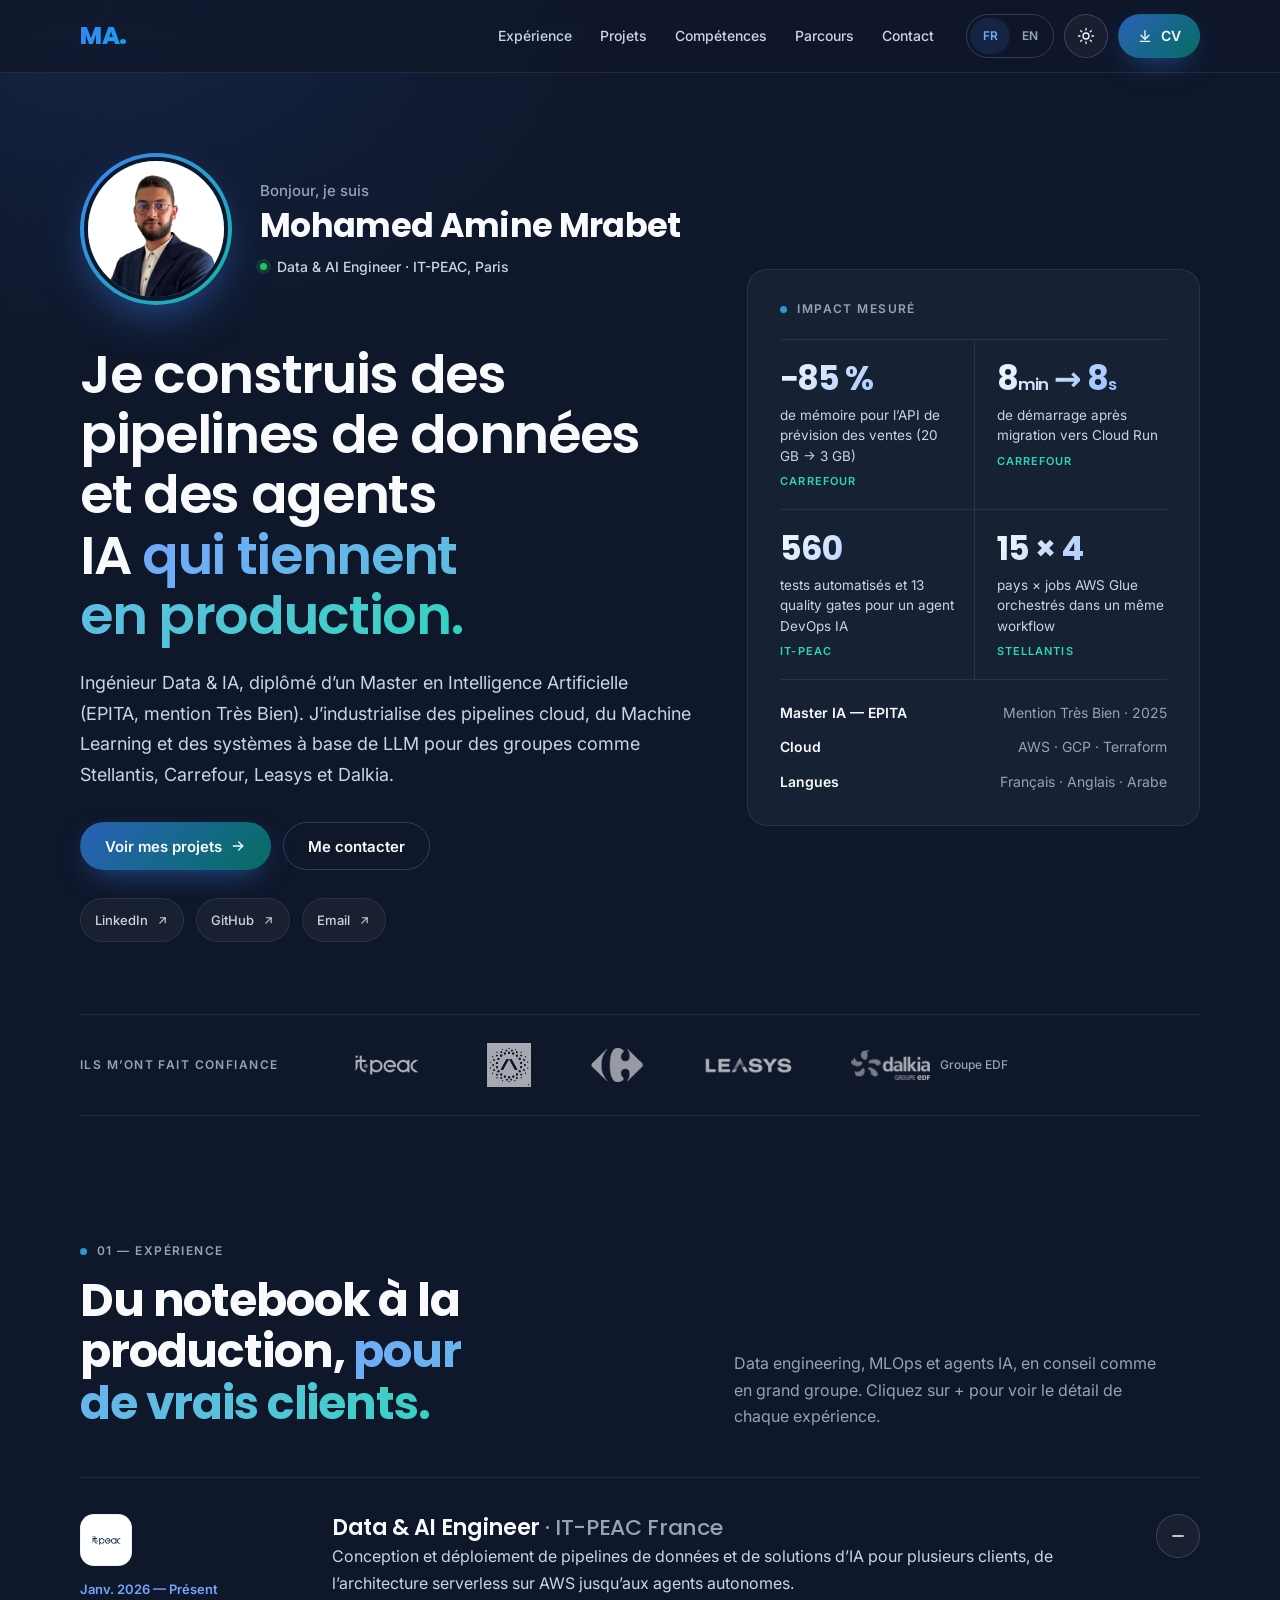
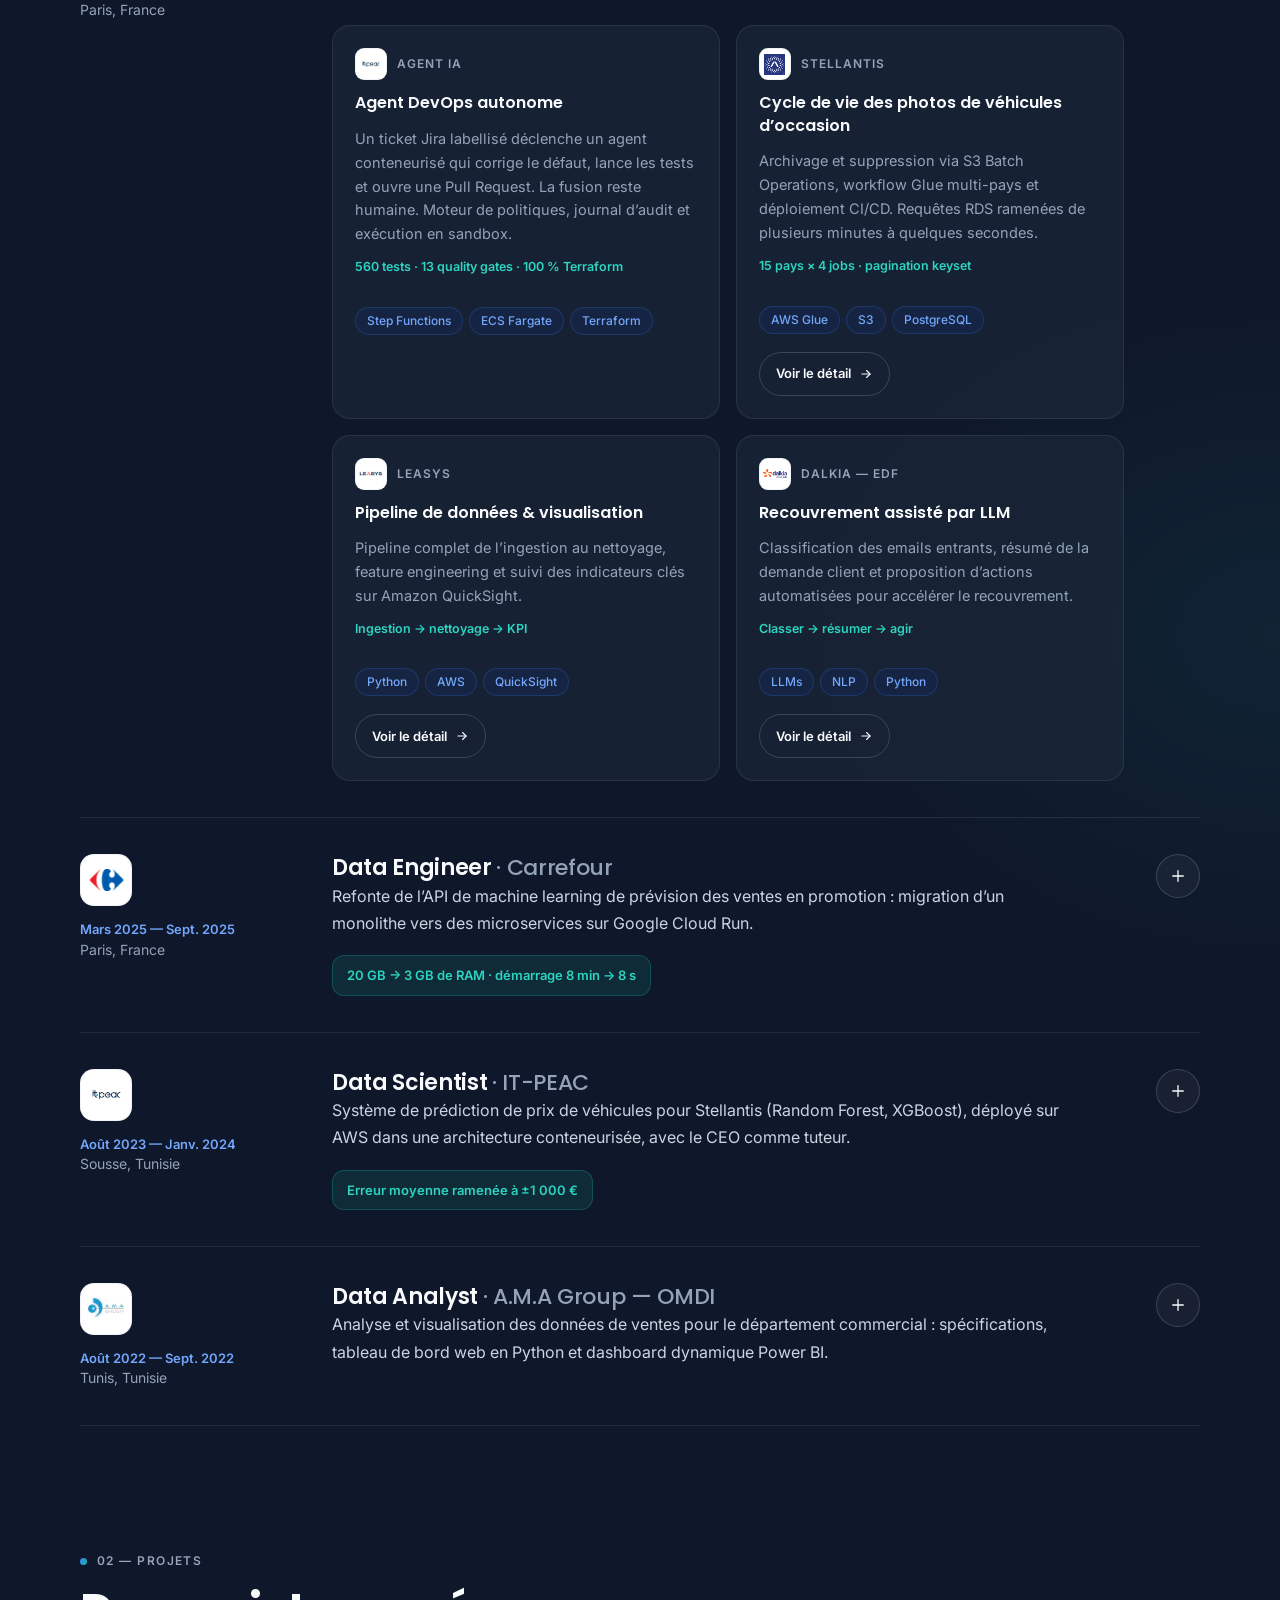
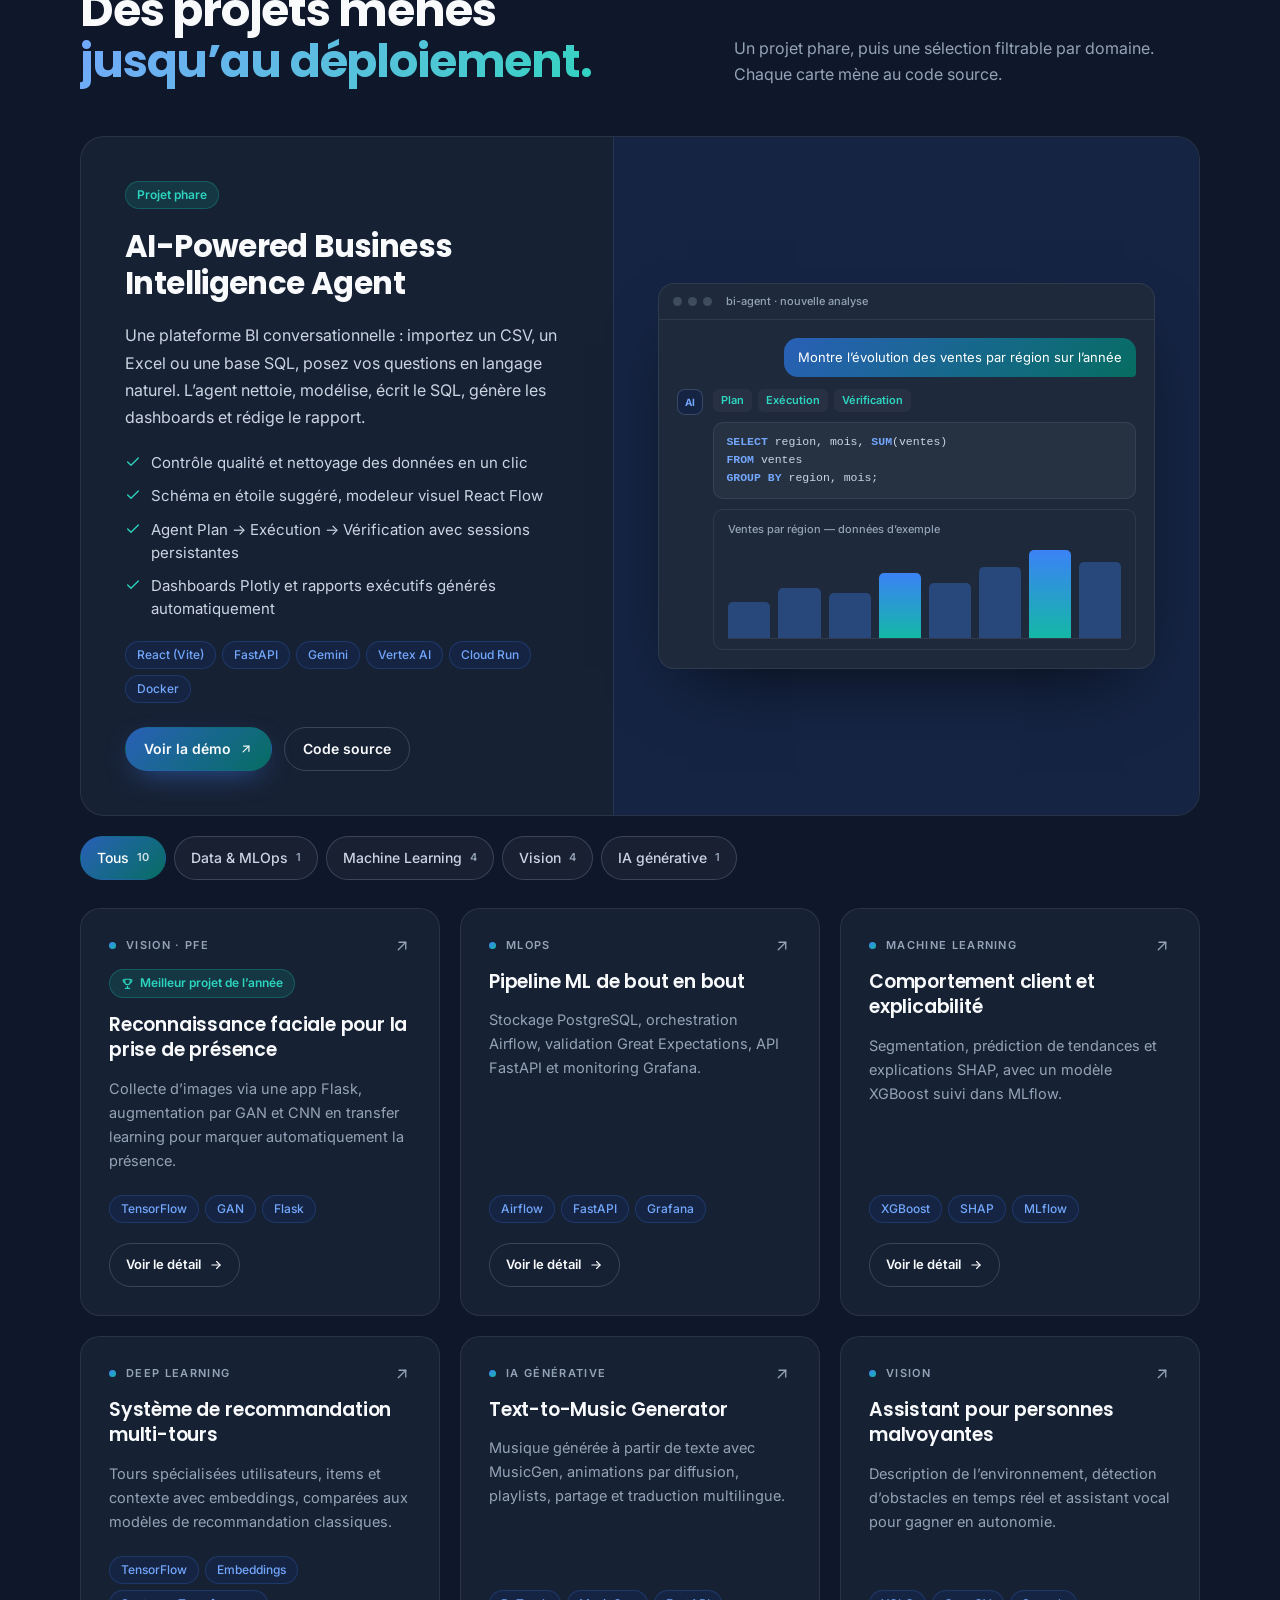
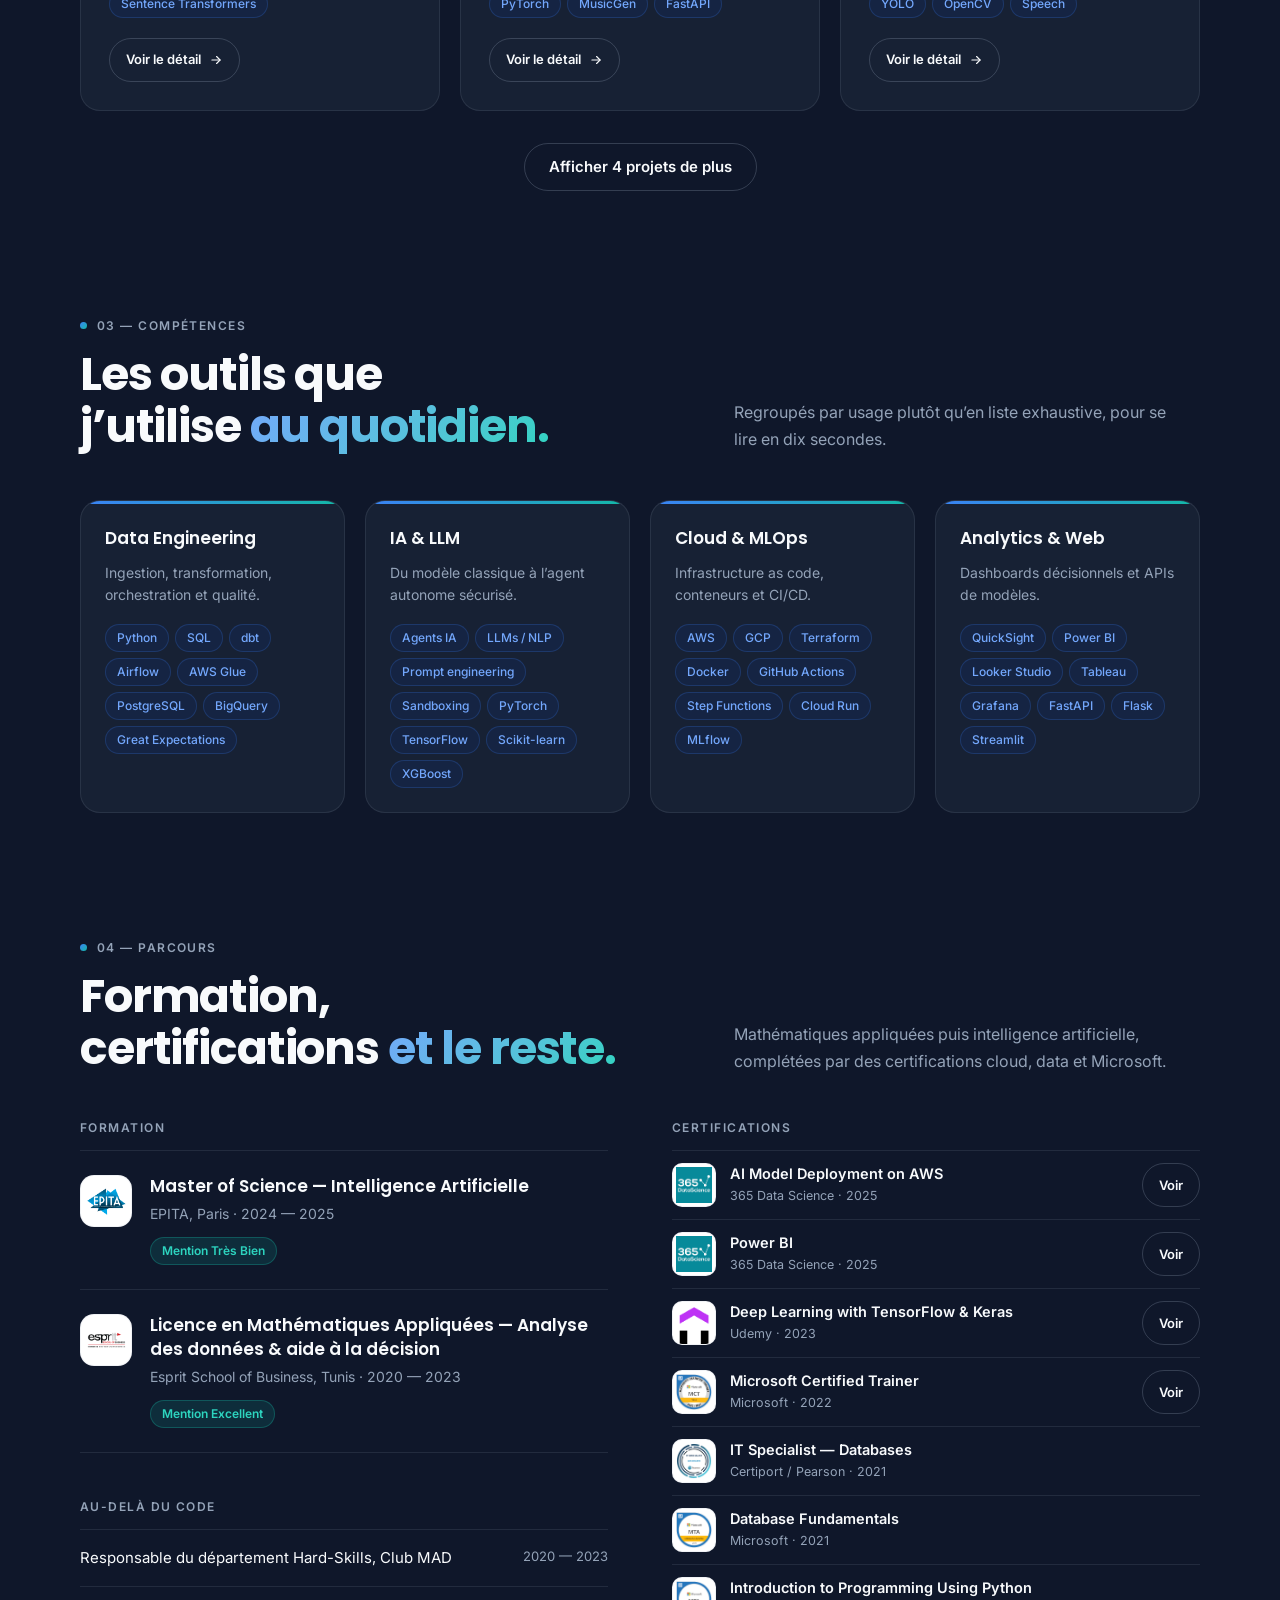
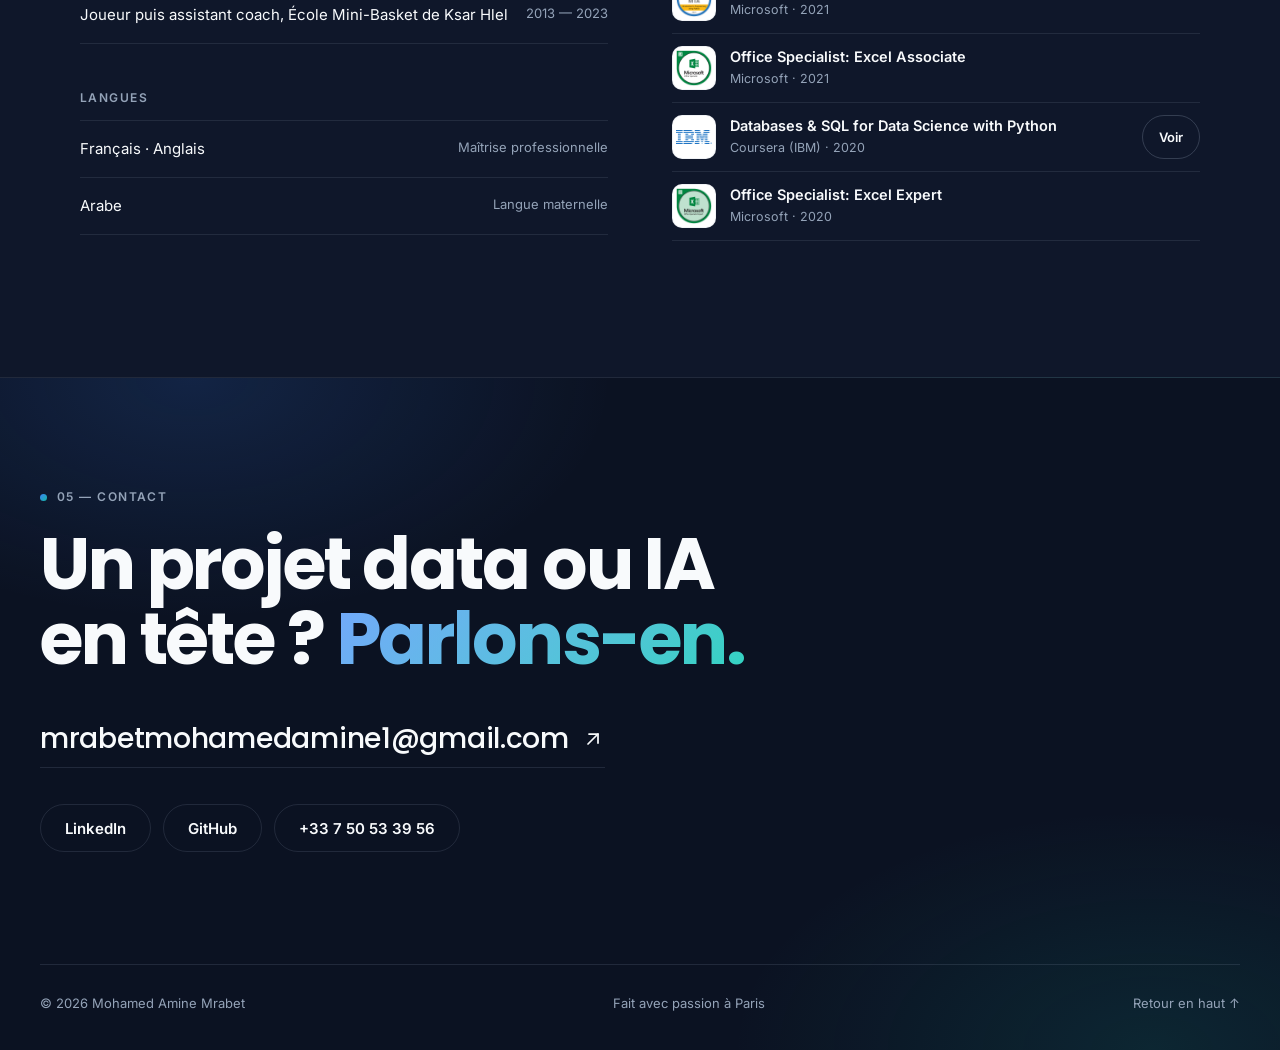
<file: index.html>
<!doctype html>
<html lang="fr">
<head>
<meta charset="utf-8">
<meta name="viewport" content="width=device-width, initial-scale=1">
<title>Mohamed Amine Mrabet — Data &amp; AI Engineer</title>
<meta name="description" content="Mohamed Amine Mrabet, ingénieur Data &amp; IA, diplômé d’un Master en Intelligence Artificielle (EPITA, mention Très Bien). J’industrialise des pipelines cloud, du Machine Learning et des systèmes à base de LLM pour Stellantis, Carrefour, Leasys et Dalkia." data-i18n-content="meta.description">
<meta name="theme-color" content="#0F172A">
<script>
/* Apply the saved theme/lang before first paint (no flash). */
(function(){var t,l,d=document;try{t=localStorage.getItem('pf-theme');l=localStorage.getItem('pf-lang')}catch(e){}
if(l==='en')d.documentElement.lang='en';
if(t!=='light')return;
var mo=new MutationObserver(function(){var r=d.getElementById('top');if(r){r.classList.remove('theme-dark');r.classList.add('theme-light');mo.disconnect()}});
mo.observe(d.documentElement,{childList:true,subtree:true})})();
</script>
<link rel="preconnect" href="https://fonts.googleapis.com">
<link rel="preconnect" href="https://fonts.gstatic.com" crossorigin>
<link href="https://fonts.googleapis.com/css2?family=Inter:wght@400;500;600;700&amp;family=Poppins:wght@500;600;700;800&amp;display=swap" rel="stylesheet">
<link rel="stylesheet" href="styles.css">
<script src="script.js" defer></script>
</head>
<body>
<div class="pf theme-dark" id="top" style="--accent:#3B82F6">

<header class="nav">
<div class="wrap nav-in">
<a class="brand" href="#top" aria-label="Accueil — Mohamed Amine Mrabet" data-i18n-aria="nav.home"><span class="mark">MA.</span></a>
<nav class="nav-links" aria-label="Navigation principale" data-i18n-aria="nav.label">
<a href="#experience" data-i18n="nav.xp">Expérience</a>
<a href="#projets" data-i18n="nav.projects">Projets</a>
<a href="#stack" data-i18n="nav.stack">Compétences</a>
<a href="#parcours" data-i18n="nav.path">Parcours</a>
<a href="#contact">Contact</a>
</nav>
<div class="nav-right">
<div class="seg" role="group" aria-label="Langue" data-i18n-aria="nav.lang">
<button type="button" class="on" data-lang="fr" aria-pressed="true">FR</button>
<button type="button" data-lang="en" aria-pressed="false">EN</button>
</div>
<button type="button" class="icon-btn" id="theme-toggle" aria-label="Changer de thème" data-i18n-aria="nav.theme">
<svg class="ico-moon" width="18" height="18" viewBox="0 0 24 24" fill="none" stroke="currentColor" stroke-width="1.75" stroke-linecap="round" stroke-linejoin="round" aria-hidden="true"><path d="M21 12.8A9 9 0 1 1 11.2 3a7 7 0 0 0 9.8 9.8z"></path></svg>
<svg class="ico-sun" width="18" height="18" viewBox="0 0 24 24" fill="none" stroke="currentColor" stroke-width="1.75" stroke-linecap="round" stroke-linejoin="round" aria-hidden="true"><circle cx="12" cy="12" r="4"></circle><path d="M12 2v2M12 20v2M4.9 4.9l1.4 1.4M17.7 17.7l1.4 1.4M2 12h2M20 12h2M4.9 19.1l1.4-1.4M17.7 6.3l1.4-1.4"></path></svg>
</button>
<a class="btn btn-primary btn-sm btn-cv" href="CV_Mohamed_Amine_Mrabet.pdf" download aria-label="Télécharger le CV" data-i18n-aria="nav.cv">
<svg width="16" height="16" viewBox="0 0 24 24" fill="none" stroke="currentColor" stroke-width="2" stroke-linecap="round" stroke-linejoin="round" aria-hidden="true"><path d="M12 4v12"></path><path d="m6 11 6 6 6-6"></path><path d="M5 20h14"></path></svg>
<span class="cv-label">CV</span>
</a>
<button type="button" class="icon-btn nav-menu" id="nav-menu" aria-label="Ouvrir le menu" aria-expanded="false" aria-controls="nav-panel" data-i18n-aria="nav.menu">
<svg width="18" height="18" viewBox="0 0 24 24" fill="none" stroke="currentColor" stroke-width="1.75" stroke-linecap="round" aria-hidden="true"><path d="M4 8h16"></path><path d="M4 16h16"></path></svg>
</button>
</div>
</div>
<div class="nav-panel" id="nav-panel" hidden>
<nav class="wrap" aria-label="Menu">
<a href="#experience" data-i18n="nav.xp">Expérience</a>
<a href="#projets" data-i18n="nav.projects">Projets</a>
<a href="#stack" data-i18n="nav.stack">Compétences</a>
<a href="#parcours" data-i18n="nav.path">Parcours</a>
<a href="#contact">Contact</a>
</nav>
</div>
</header>

<main class="wrap">

<section class="hero">
<div>
<div class="hero-head">
<div class="avatar"><img src="IMG_7163.jpeg" alt="Portrait de Mohamed Amine Mrabet" width="380" height="417" data-i18n-alt="hero.alt"></div>
<div>
<div class="hello" data-i18n="hero.hello">Bonjour, je suis</div>
<div class="name">Mohamed Amine Mrabet</div>
<div class="role"><span class="dot dot-live"></span>Data &amp; AI Engineer · IT-PEAC, Paris</div>
</div>
</div>
<h1 data-i18n="hero.h1">Je construis des pipelines de données et des agents IA <span class="grad">qui tiennent en production.</span></h1>
<p class="lead" data-i18n="hero.lead">Ingénieur Data &amp; IA, diplômé d’un Master en Intelligence Artificielle (EPITA, mention Très Bien). J’industrialise des pipelines cloud, du Machine Learning et des systèmes à base de LLM pour des groupes comme Stellantis, Carrefour, Leasys et Dalkia.</p>
<div class="cta">
<a class="btn btn-primary" href="#projets"><span data-i18n="hero.cta1">Voir mes projets</span>
<svg width="16" height="16" viewBox="0 0 24 24" fill="none" stroke="currentColor" stroke-width="2" stroke-linecap="round" stroke-linejoin="round" aria-hidden="true"><path d="M5 12h14"></path><path d="m13 6 6 6-6 6"></path></svg>
</a>
<a class="btn btn-ghost" href="#contact" data-i18n="hero.cta2">Me contacter</a>
</div>
<div class="socials">
<a href="https://www.linkedin.com/in/mohamed-amine-mrabet/" target="_blank" rel="noopener">LinkedIn <svg width="13" height="13" viewBox="0 0 24 24" fill="none" stroke="currentColor" stroke-width="2" stroke-linecap="round" stroke-linejoin="round" aria-hidden="true"><path d="M7 17 17 7"></path><path d="M8 7h9v9"></path></svg></a>
<a href="https://github.com/AmineMrabet12" target="_blank" rel="noopener">GitHub <svg width="13" height="13" viewBox="0 0 24 24" fill="none" stroke="currentColor" stroke-width="2" stroke-linecap="round" stroke-linejoin="round" aria-hidden="true"><path d="M7 17 17 7"></path><path d="M8 7h9v9"></path></svg></a>
<a href="mailto:mrabetmohamedamine1@gmail.com">Email <svg width="13" height="13" viewBox="0 0 24 24" fill="none" stroke="currentColor" stroke-width="2" stroke-linecap="round" stroke-linejoin="round" aria-hidden="true"><path d="M7 17 17 7"></path><path d="M8 7h9v9"></path></svg></a>
</div>
</div>

<aside class="glass impact" aria-label="Chiffres clés" data-i18n-aria="impact.label">
<div class="eyebrow"><span class="dot"></span><span data-i18n="impact.title">Impact mesuré</span></div>
<div class="impact-grid">
<div class="metric"><div class="metric-n" data-i18n="impact.m1n">−85 %</div><p data-i18n="impact.m1">de mémoire pour l’API de prévision des ventes (20 GB → 3 GB)</p><span class="src">Carrefour</span></div>
<div class="metric"><div class="metric-n">8<small>min</small> → 8<small>s</small></div><p data-i18n="impact.m2">de démarrage après migration vers Cloud Run</p><span class="src">Carrefour</span></div>
<div class="metric"><div class="metric-n">560</div><p data-i18n="impact.m3">tests automatisés et 13 quality gates pour un agent DevOps IA</p><span class="src">IT-PEAC</span></div>
<div class="metric"><div class="metric-n">15 × 4</div><p data-i18n="impact.m4">pays × jobs AWS Glue orchestrés dans un même workflow</p><span class="src">Stellantis</span></div>
</div>
<div class="facts">
<div class="fact"><b data-i18n="facts.master">Master IA — EPITA</b><span data-i18n="facts.masterv">Mention Très Bien · 2025</span></div>
<div class="fact"><b>Cloud</b><span>AWS · GCP · Terraform</span></div>
<div class="fact"><b data-i18n="facts.lang">Langues</b><span data-i18n="facts.langv">Français · Anglais · Arabe</span></div>
</div>
</aside>
</section>

<div class="clients" aria-label="Clients">
<span class="eyebrow" data-i18n="clients.title">Ils m’ont fait confiance</span>
<img src="logo/ITPEAC.png" alt="IT-PEAC" style="height: 44px" width="250" height="125" loading="lazy">
<img src="logo/stellantis.svg" alt="Stellantis" style="height: 44px" width="2500" height="2500" loading="lazy">
<img src="logo/Emblema-Carrefour.png" alt="Carrefour" style="height: 34px" width="1300" height="735" loading="lazy">
<img src="logo/leasys.png" alt="Leasys" style="height: 20px" width="880" height="190" loading="lazy">
<figure><img src="logo/dalkia.webp" alt="Dalkia" style="height: 30px" width="1280" height="488" loading="lazy"><figcaption data-i18n="clients.edf">Groupe EDF</figcaption></figure>
</div>

<section class="section" id="experience">
<div class="sec-head">
<div>
<div class="eyebrow"><span class="dot"></span><span data-i18n="xp.eyebrow">01 — Expérience</span></div>
<h2 data-i18n="xp.h2">Du notebook à la production, <span class="grad">pour de vrais clients.</span></h2>
</div>
<p data-i18n="xp.intro">Data engineering, MLOps et agents IA, en conseil comme en grand groupe. Cliquez sur + pour voir le détail de chaque expérience.</p>
</div>

<div class="xp">

<div class="xp-row">
<div class="xp-meta">
<div class="logo-tile"><img src="logo/ITPEAC.png" alt="IT-PEAC" width="250" height="125" loading="lazy"></div>
<div><div class="xp-date" data-i18n="xp0.date">Janv. 2026 — Présent</div><div class="xp-loc">Paris, France</div></div>
</div>
<div class="xp-main">
<h3>Data &amp; AI Engineer <span>· IT-PEAC France</span></h3>
<p class="xp-sum" data-i18n="xp0.sum">Conception et déploiement de pipelines de données et de solutions d’IA pour plusieurs clients, de l’architecture serverless sur AWS jusqu’aux agents autonomes.</p>
<div id="xp0-panel">
<div class="missions">
<div class="mcard">
<div class="mcard-head"><span class="logo-tile sm"><img src="logo/ITPEAC.png" alt="" width="250" height="125" loading="lazy"></span><span data-i18n="xp0.m1.head">Agent IA</span></div>
<h4 data-i18n="xp0.m1.title">Agent DevOps autonome</h4>
<p data-i18n="xp0.m1.desc">Un ticket Jira labellisé déclenche un agent conteneurisé qui corrige le défaut, lance les tests et ouvre une Pull Request. La fusion reste humaine. Moteur de politiques, journal d’audit et exécution en sandbox.</p>
<div class="kpi" data-i18n="xp0.m1.kpi">560 tests · 13 quality gates · 100 % Terraform</div>
<div class="tags"><span class="tag">Step Functions</span><span class="tag">ECS Fargate</span><span class="tag">Terraform</span></div>
</div>
<div class="mcard">
<div class="mcard-head"><span class="logo-tile sm"><img src="logo/stellantis.svg" alt="" width="2500" height="2500" loading="lazy"></span>Stellantis</div>
<h4 data-i18n="xp0.m2.title">Cycle de vie des photos de véhicules d’occasion</h4>
<p data-i18n="xp0.m2.desc">Archivage et suppression via S3 Batch Operations, workflow Glue multi-pays et déploiement CI/CD. Requêtes RDS ramenées de plusieurs minutes à quelques secondes.</p>
<div class="kpi" data-i18n="xp0.m2.kpi">15 pays × 4 jobs · pagination keyset</div>
<div class="tags"><span class="tag">AWS Glue</span><span class="tag">S3</span><span class="tag">PostgreSQL</span></div>
<div class="mcard-foot"><button type="button" class="mcard-more" data-case="case-stellantis" aria-haspopup="dialog" aria-label="Voir le détail de la mission Stellantis" data-i18n-aria="case.stellantis.open"><span data-i18n="case.more">Voir le détail</span><svg width="14" height="14" viewBox="0 0 24 24" fill="none" stroke="currentColor" stroke-width="2" stroke-linecap="round" stroke-linejoin="round" aria-hidden="true"><path d="M5 12h14"></path><path d="m13 6 6 6-6 6"></path></svg></button></div>
</div>
<div class="mcard">
<div class="mcard-head"><span class="logo-tile sm"><img src="logo/leasys.png" alt="" width="880" height="190" loading="lazy"></span>Leasys</div>
<h4 data-i18n="xp0.m3.title">Pipeline de données &amp; visualisation</h4>
<p data-i18n="xp0.m3.desc">Pipeline complet de l’ingestion au nettoyage, feature engineering et suivi des indicateurs clés sur Amazon QuickSight.</p>
<div class="kpi" data-i18n="xp0.m3.kpi">Ingestion → nettoyage → KPI</div>
<div class="tags"><span class="tag">Python</span><span class="tag">AWS</span><span class="tag">QuickSight</span></div>
<div class="mcard-foot"><button type="button" class="mcard-more" data-case="case-leasys" aria-haspopup="dialog" aria-label="Voir le détail de la mission Leasys" data-i18n-aria="case.leasys.open"><span data-i18n="case.more">Voir le détail</span><svg width="14" height="14" viewBox="0 0 24 24" fill="none" stroke="currentColor" stroke-width="2" stroke-linecap="round" stroke-linejoin="round" aria-hidden="true"><path d="M5 12h14"></path><path d="m13 6 6 6-6 6"></path></svg></button></div>
</div>
<div class="mcard">
<div class="mcard-head"><span class="logo-tile sm"><img src="logo/dalkia.webp" alt="" width="1280" height="488" loading="lazy"></span>Dalkia — EDF</div>
<h4 data-i18n="xp0.m4.title">Recouvrement assisté par LLM</h4>
<p data-i18n="xp0.m4.desc">Classification des emails entrants, résumé de la demande client et proposition d’actions automatisées pour accélérer le recouvrement.</p>
<div class="kpi" data-i18n="xp0.m4.kpi">Classer → résumer → agir</div>
<div class="tags"><span class="tag">LLMs</span><span class="tag">NLP</span><span class="tag">Python</span></div>
<div class="mcard-foot"><button type="button" class="mcard-more" data-case="case-dalkia" aria-haspopup="dialog" aria-label="Voir le détail de la mission Dalkia" data-i18n-aria="case.dalkia.open"><span data-i18n="case.more">Voir le détail</span><svg width="14" height="14" viewBox="0 0 24 24" fill="none" stroke="currentColor" stroke-width="2" stroke-linecap="round" stroke-linejoin="round" aria-hidden="true"><path d="M5 12h14"></path><path d="m13 6 6 6-6 6"></path></svg></button></div>
</div>
</div>
</div>
</div>
<button type="button" class="icon-btn" data-xp="0" aria-label="Afficher le détail IT-PEAC 2026" aria-expanded="true" aria-controls="xp0-panel" data-i18n-aria="xp0.aria">
<svg data-icon="open" width="18" height="18" viewBox="0 0 24 24" fill="none" stroke="currentColor" stroke-width="1.75" stroke-linecap="round" aria-hidden="true"><path d="M5 12h14"></path></svg>
<svg data-icon="closed" hidden width="18" height="18" viewBox="0 0 24 24" fill="none" stroke="currentColor" stroke-width="1.75" stroke-linecap="round" aria-hidden="true"><path d="M12 5v14"></path><path d="M5 12h14"></path></svg>
</button>
</div>

<div class="xp-row">
<div class="xp-meta">
<div class="logo-tile"><img src="logo/Emblema-Carrefour.png" alt="Carrefour" width="1300" height="735" loading="lazy"></div>
<div><div class="xp-date" data-i18n="xp1.date">Mars 2025 — Sept. 2025</div><div class="xp-loc">Paris, France</div></div>
</div>
<div class="xp-main">
<h3>Data Engineer <span>· Carrefour</span></h3>
<p class="xp-sum" data-i18n="xp1.sum">Refonte de l’API de machine learning de prévision des ventes en promotion : migration d’un monolithe vers des microservices sur Google Cloud Run.</p>
<div class="result" data-i18n="xp1.result">20 GB → 3 GB de RAM · démarrage 8 min → 8 s</div>
<div id="xp1-panel" hidden>
<ul class="checks" style="margin-top: 20px">
<li><svg width="16" height="16" viewBox="0 0 24 24" fill="none" stroke="currentColor" stroke-width="2" stroke-linecap="round" stroke-linejoin="round" aria-hidden="true"><path d="M20 6 9 17l-5-5"></path></svg><span data-i18n="xp1.c1">Pipelines automatisés d’ingestion et de transformation avec dbt et Airflow</span></li>
<li><svg width="16" height="16" viewBox="0 0 24 24" fill="none" stroke="currentColor" stroke-width="2" stroke-linecap="round" stroke-linejoin="round" aria-hidden="true"><path d="M20 6 9 17l-5-5"></path></svg><span data-i18n="xp1.c2">Analyse des performances des modèles dans BigQuery</span></li>
<li><svg width="16" height="16" viewBox="0 0 24 24" fill="none" stroke="currentColor" stroke-width="2" stroke-linecap="round" stroke-linejoin="round" aria-hidden="true"><path d="M20 6 9 17l-5-5"></path></svg><span data-i18n="xp1.c3">Tableaux de bord Looker Studio pour le suivi des métriques et des tendances de vente</span></li>
</ul>
<div class="tags"><span class="tag">GCP</span><span class="tag">Cloud Run</span><span class="tag">dbt</span><span class="tag">Airflow</span><span class="tag">BigQuery</span><span class="tag">Locust</span></div>
<div class="xp-more"><button type="button" class="mcard-more" data-case="case-carrefour" aria-haspopup="dialog" aria-label="Voir le détail de la mission Carrefour" data-i18n-aria="case.carrefour.open"><span data-i18n="case.more">Voir le détail</span><svg width="14" height="14" viewBox="0 0 24 24" fill="none" stroke="currentColor" stroke-width="2" stroke-linecap="round" stroke-linejoin="round" aria-hidden="true"><path d="M5 12h14"></path><path d="m13 6 6 6-6 6"></path></svg></button></div>
</div>
</div>
<button type="button" class="icon-btn" data-xp="1" aria-label="Afficher le détail Carrefour" aria-expanded="false" aria-controls="xp1-panel" data-i18n-aria="xp1.aria">
<svg data-icon="open" hidden width="18" height="18" viewBox="0 0 24 24" fill="none" stroke="currentColor" stroke-width="1.75" stroke-linecap="round" aria-hidden="true"><path d="M5 12h14"></path></svg>
<svg data-icon="closed" width="18" height="18" viewBox="0 0 24 24" fill="none" stroke="currentColor" stroke-width="1.75" stroke-linecap="round" aria-hidden="true"><path d="M12 5v14"></path><path d="M5 12h14"></path></svg>
</button>
</div>

<div class="xp-row">
<div class="xp-meta">
<div class="logo-tile"><img src="logo/ITPEAC.png" alt="IT-PEAC" width="250" height="125" loading="lazy"></div>
<div><div class="xp-date" data-i18n="xp2.date">Août 2023 — Janv. 2024</div><div class="xp-loc" data-i18n="xp2.loc">Sousse, Tunisie</div></div>
</div>
<div class="xp-main">
<h3>Data Scientist <span>· IT-PEAC</span></h3>
<p class="xp-sum" data-i18n="xp2.sum">Système de prédiction de prix de véhicules pour Stellantis (Random Forest, XGBoost), déployé sur AWS dans une architecture conteneurisée, avec le CEO comme tuteur.</p>
<div class="result" data-i18n="xp2.result">Erreur moyenne ramenée à ±1 000 €</div>
<div id="xp2-panel" hidden>
<ul class="checks" style="margin-top: 20px">
<li><svg width="16" height="16" viewBox="0 0 24 24" fill="none" stroke="currentColor" stroke-width="2" stroke-linecap="round" stroke-linejoin="round" aria-hidden="true"><path d="M20 6 9 17l-5-5"></path></svg><span data-i18n="xp2.c1">Pipeline automatisé de collecte, préparation et entraînement des modèles</span></li>
<li><svg width="16" height="16" viewBox="0 0 24 24" fill="none" stroke="currentColor" stroke-width="2" stroke-linecap="round" stroke-linejoin="round" aria-hidden="true"><path d="M20 6 9 17l-5-5"></path></svg><span data-i18n="xp2.c2">Prédictions en temps réel pour les tableaux de bord de tarification</span></li>
<li><svg width="16" height="16" viewBox="0 0 24 24" fill="none" stroke="currentColor" stroke-width="2" stroke-linecap="round" stroke-linejoin="round" aria-hidden="true"><path d="M20 6 9 17l-5-5"></path></svg><span data-i18n="xp2.c3">Analyses exploratoires et suivi des performances dans Amazon QuickSight</span></li>
</ul>
<div class="tags"><span class="tag">XGBoost</span><span class="tag">Scikit-learn</span><span class="tag">AWS</span><span class="tag">Docker</span><span class="tag">Flask</span></div>
</div>
</div>
<button type="button" class="icon-btn" data-xp="2" aria-label="Afficher le détail IT-PEAC 2023" aria-expanded="false" aria-controls="xp2-panel" data-i18n-aria="xp2.aria">
<svg data-icon="open" hidden width="18" height="18" viewBox="0 0 24 24" fill="none" stroke="currentColor" stroke-width="1.75" stroke-linecap="round" aria-hidden="true"><path d="M5 12h14"></path></svg>
<svg data-icon="closed" width="18" height="18" viewBox="0 0 24 24" fill="none" stroke="currentColor" stroke-width="1.75" stroke-linecap="round" aria-hidden="true"><path d="M12 5v14"></path><path d="M5 12h14"></path></svg>
</button>
</div>

<div class="xp-row">
<div class="xp-meta">
<div class="logo-tile"><img src="logo/amagroup_qualityfirst_safetybefore_logo.jpeg" alt="A.M.A Group" width="165" height="106" loading="lazy"></div>
<div><div class="xp-date" data-i18n="xp3.date">Août 2022 — Sept. 2022</div><div class="xp-loc" data-i18n="xp3.loc">Tunis, Tunisie</div></div>
</div>
<div class="xp-main">
<h3>Data Analyst <span>· A.M.A Group — OMDI</span></h3>
<p class="xp-sum" data-i18n="xp3.sum">Analyse et visualisation des données de ventes pour le département commercial : spécifications, tableau de bord web en Python et dashboard dynamique Power BI.</p>
<div id="xp3-panel" hidden>
<div class="tags" style="margin-top: 18px"><span class="tag">Python</span><span class="tag">Power BI</span><span class="tag">Plotly</span><span class="tag">Seaborn</span></div>
</div>
</div>
<button type="button" class="icon-btn" data-xp="3" aria-label="Afficher le détail A.M.A Group" aria-expanded="false" aria-controls="xp3-panel" data-i18n-aria="xp3.aria">
<svg data-icon="open" hidden width="18" height="18" viewBox="0 0 24 24" fill="none" stroke="currentColor" stroke-width="1.75" stroke-linecap="round" aria-hidden="true"><path d="M5 12h14"></path></svg>
<svg data-icon="closed" width="18" height="18" viewBox="0 0 24 24" fill="none" stroke="currentColor" stroke-width="1.75" stroke-linecap="round" aria-hidden="true"><path d="M12 5v14"></path><path d="M5 12h14"></path></svg>
</button>
</div>

</div>
</section>

<section class="section" id="projets">
<div class="sec-head">
<div>
<div class="eyebrow"><span class="dot"></span><span data-i18n="pj.eyebrow">02 — Projets</span></div>
<h2 data-i18n="pj.h2">Des projets menés <span class="grad">jusqu’au déploiement.</span></h2>
</div>
<p data-i18n="pj.intro">Un projet phare, puis une sélection filtrable par domaine. Chaque carte mène au code source.</p>
</div>

<article class="feat">
<div class="feat-body">
<span class="badge" style="align-self: flex-start" data-i18n="feat.badge">Projet phare</span>
<h3>AI-Powered Business Intelligence Agent</h3>
<p data-i18n="feat.desc">Une plateforme BI conversationnelle : importez un CSV, un Excel ou une base SQL, posez vos questions en langage naturel. L’agent nettoie, modélise, écrit le SQL, génère les dashboards et rédige le rapport.</p>
<ul class="checks">
<li><svg width="16" height="16" viewBox="0 0 24 24" fill="none" stroke="currentColor" stroke-width="2" stroke-linecap="round" stroke-linejoin="round" aria-hidden="true"><path d="M20 6 9 17l-5-5"></path></svg><span data-i18n="feat.c1">Contrôle qualité et nettoyage des données en un clic</span></li>
<li><svg width="16" height="16" viewBox="0 0 24 24" fill="none" stroke="currentColor" stroke-width="2" stroke-linecap="round" stroke-linejoin="round" aria-hidden="true"><path d="M20 6 9 17l-5-5"></path></svg><span data-i18n="feat.c2">Schéma en étoile suggéré, modeleur visuel React Flow</span></li>
<li><svg width="16" height="16" viewBox="0 0 24 24" fill="none" stroke="currentColor" stroke-width="2" stroke-linecap="round" stroke-linejoin="round" aria-hidden="true"><path d="M20 6 9 17l-5-5"></path></svg><span data-i18n="feat.c3">Agent Plan → Exécution → Vérification avec sessions persistantes</span></li>
<li><svg width="16" height="16" viewBox="0 0 24 24" fill="none" stroke="currentColor" stroke-width="2" stroke-linecap="round" stroke-linejoin="round" aria-hidden="true"><path d="M20 6 9 17l-5-5"></path></svg><span data-i18n="feat.c4">Dashboards Plotly et rapports exécutifs générés automatiquement</span></li>
</ul>
<div class="tags"><span class="tag">React (Vite)</span><span class="tag">FastAPI</span><span class="tag">Gemini</span><span class="tag">Vertex AI</span><span class="tag">Cloud Run</span><span class="tag">Docker</span></div>
<div class="feat-links">
<a class="btn btn-primary btn-sm" href="https://bi-agent.it-peac.com" target="_blank" rel="noopener"><span data-i18n="feat.demo">Voir la démo</span>
<svg width="14" height="14" viewBox="0 0 24 24" fill="none" stroke="currentColor" stroke-width="2" stroke-linecap="round" stroke-linejoin="round" aria-hidden="true"><path d="M7 17 17 7"></path><path d="M8 7h9v9"></path></svg>
</a>
<a class="btn btn-ghost btn-sm" href="https://github.com/AmineMrabet12" target="_blank" rel="noopener" data-i18n="feat.code">Code source</a>
</div>
</div>
<div class="feat-vis">
<div class="win" aria-hidden="true">
<div class="win-bar"><i></i><i></i><i></i><em data-i18n="win.title">bi-agent · nouvelle analyse</em></div>
<div class="win-body">
<div class="bubble" data-i18n="win.bubble">Montre l’évolution des ventes par région sur l’année</div>
<div class="agent">
<div class="agent-av">AI</div>
<div class="agent-col">
<div class="steps"><span class="step ok">Plan</span><span class="step ok" data-i18n="win.exec">Exécution</span><span class="step ok" data-i18n="win.verif">Vérification</span></div>
<div class="code" data-i18n="win.code"><b>SELECT</b> region, mois, <b>SUM</b>(ventes)
<b>FROM</b> ventes
<b>GROUP BY</b> region, mois;</div>
<div class="chart">
<div class="chart-t" data-i18n="win.chart">Ventes par région — données d’exemple</div>
<div class="bars"><span style="height: 38%"></span><span style="height: 52%"></span><span style="height: 47%"></span><span class="hi" style="height: 68%"></span><span style="height: 58%"></span><span style="height: 74%"></span><span class="hi" style="height: 92%"></span><span style="height: 80%"></span></div>
</div>
</div>
</div>
</div>
</div>
</div>
</article>

<div class="filters" role="group" aria-label="Filtrer les projets" data-i18n-aria="pj.filters">
<button type="button" class="on" aria-pressed="true" data-filter="all" data-i18n="filter.all">Tous <span>10</span></button>
<button type="button" class="" aria-pressed="false" data-filter="mlops">Data &amp; MLOps <span>1</span></button>
<button type="button" class="" aria-pressed="false" data-filter="ml">Machine Learning <span>4</span></button>
<button type="button" class="" aria-pressed="false" data-filter="vision">Vision <span>4</span></button>
<button type="button" class="" aria-pressed="false" data-filter="gen" data-i18n="filter.gen">IA générative <span>1</span></button>
</div>

<div class="grid3" id="projects">

<article class="pcard" data-filter="vision" data-extra="false">
<div class="pcard-top">
<span class="eyebrow"><span class="dot"></span><span data-i18n="p1.cat">Vision · PFE</span></span>
<a class="pcard-link" href="https://github.com/AmineMrabet12" target="_blank" rel="noopener" aria-label="Profil GitHub de Mohamed Amine Mrabet" data-i18n-aria="case.p1.link"><svg width="18" height="18" viewBox="0 0 24 24" fill="none" stroke="currentColor" stroke-width="1.75" stroke-linecap="round" stroke-linejoin="round" aria-hidden="true"><path d="M7 17 17 7"></path><path d="M8 7h9v9"></path></svg></a>
</div>
<span class="badge" style="align-self: flex-start">
<svg width="13" height="13" viewBox="0 0 24 24" fill="none" stroke="currentColor" stroke-width="2" stroke-linecap="round" stroke-linejoin="round" aria-hidden="true"><path d="M8 21h8"></path><path d="M12 17v4"></path><path d="M7 4h10v5a5 5 0 0 1-10 0z"></path><path d="M17 5h3v2a3 3 0 0 1-3 3"></path><path d="M7 5H4v2a3 3 0 0 0 3 3"></path></svg>
<span data-i18n="p1.badge">Meilleur projet de l’année</span>
</span>
<h3 data-i18n="p1.title">Reconnaissance faciale pour la prise de présence</h3>
<p data-i18n="p1.desc">Collecte d’images via une app Flask, augmentation par GAN et CNN en transfer learning pour marquer automatiquement la présence.</p>
<div class="tags"><span class="tag">TensorFlow</span><span class="tag">GAN</span><span class="tag">Flask</span></div>
<div class="pcard-foot"><button type="button" class="mcard-more" data-case="case-p1" aria-haspopup="dialog" aria-label="Voir le détail du projet Reconnaissance faciale pour la prise de présence" data-i18n-aria="case.p1.open"><span data-i18n="case.more">Voir le détail</span><svg width="14" height="14" viewBox="0 0 24 24" fill="none" stroke="currentColor" stroke-width="2" stroke-linecap="round" stroke-linejoin="round" aria-hidden="true"><path d="M5 12h14"></path><path d="m13 6 6 6-6 6"></path></svg></button></div>
</article>

<article class="pcard" data-filter="mlops" data-extra="false">
<div class="pcard-top">
<span class="eyebrow"><span class="dot"></span>MLOps</span>
<a class="pcard-link" href="https://github.com/AmineMrabet12/DSP-Project" target="_blank" rel="noopener" aria-label="Code source de « Pipeline ML de bout en bout » sur GitHub" data-i18n-aria="case.p2.link"><svg width="18" height="18" viewBox="0 0 24 24" fill="none" stroke="currentColor" stroke-width="1.75" stroke-linecap="round" stroke-linejoin="round" aria-hidden="true"><path d="M7 17 17 7"></path><path d="M8 7h9v9"></path></svg></a>
</div>
<h3 data-i18n="p2.title">Pipeline ML de bout en bout</h3>
<p data-i18n="p2.desc">Stockage PostgreSQL, orchestration Airflow, validation Great Expectations, API FastAPI et monitoring Grafana.</p>
<div class="tags"><span class="tag">Airflow</span><span class="tag">FastAPI</span><span class="tag">Grafana</span></div>
<div class="pcard-foot"><button type="button" class="mcard-more" data-case="case-p2" aria-haspopup="dialog" aria-label="Voir le détail du projet Pipeline ML de bout en bout" data-i18n-aria="case.p2.open"><span data-i18n="case.more">Voir le détail</span><svg width="14" height="14" viewBox="0 0 24 24" fill="none" stroke="currentColor" stroke-width="2" stroke-linecap="round" stroke-linejoin="round" aria-hidden="true"><path d="M5 12h14"></path><path d="m13 6 6 6-6 6"></path></svg></button></div>
</article>

<article class="pcard" data-filter="ml" data-extra="false">
<div class="pcard-top">
<span class="eyebrow"><span class="dot"></span>Machine Learning</span>
<a class="pcard-link" href="https://github.com/AmineMrabet12/AI-Meth" target="_blank" rel="noopener" aria-label="Code source de « Comportement client et explicabilité » sur GitHub" data-i18n-aria="case.p3.link"><svg width="18" height="18" viewBox="0 0 24 24" fill="none" stroke="currentColor" stroke-width="1.75" stroke-linecap="round" stroke-linejoin="round" aria-hidden="true"><path d="M7 17 17 7"></path><path d="M8 7h9v9"></path></svg></a>
</div>
<h3 data-i18n="p3.title">Comportement client et explicabilité</h3>
<p data-i18n="p3.desc">Segmentation, prédiction de tendances et explications SHAP, avec un modèle XGBoost suivi dans MLflow.</p>
<div class="tags"><span class="tag">XGBoost</span><span class="tag">SHAP</span><span class="tag">MLflow</span></div>
<div class="pcard-foot"><button type="button" class="mcard-more" data-case="case-p3" aria-haspopup="dialog" aria-label="Voir le détail du projet Comportement client et explicabilité" data-i18n-aria="case.p3.open"><span data-i18n="case.more">Voir le détail</span><svg width="14" height="14" viewBox="0 0 24 24" fill="none" stroke="currentColor" stroke-width="2" stroke-linecap="round" stroke-linejoin="round" aria-hidden="true"><path d="M5 12h14"></path><path d="m13 6 6 6-6 6"></path></svg></button></div>
</article>

<article class="pcard" data-filter="ml" data-extra="false">
<div class="pcard-top">
<span class="eyebrow"><span class="dot"></span>Deep Learning</span>
<a class="pcard-link" href="https://github.com/AmineMrabet12/Multi-Tower-Model" target="_blank" rel="noopener" aria-label="Code source de « Système de recommandation multi-tours » sur GitHub" data-i18n-aria="case.p4.link"><svg width="18" height="18" viewBox="0 0 24 24" fill="none" stroke="currentColor" stroke-width="1.75" stroke-linecap="round" stroke-linejoin="round" aria-hidden="true"><path d="M7 17 17 7"></path><path d="M8 7h9v9"></path></svg></a>
</div>
<h3 data-i18n="p4.title">Système de recommandation multi-tours</h3>
<p data-i18n="p4.desc">Tours spécialisées utilisateurs, items et contexte avec embeddings, comparées aux modèles de recommandation classiques.</p>
<div class="tags"><span class="tag">TensorFlow</span><span class="tag">Embeddings</span><span class="tag">Sentence Transformers</span></div>
<div class="pcard-foot"><button type="button" class="mcard-more" data-case="case-p4" aria-haspopup="dialog" aria-label="Voir le détail du projet Système de recommandation multi-tours" data-i18n-aria="case.p4.open"><span data-i18n="case.more">Voir le détail</span><svg width="14" height="14" viewBox="0 0 24 24" fill="none" stroke="currentColor" stroke-width="2" stroke-linecap="round" stroke-linejoin="round" aria-hidden="true"><path d="M5 12h14"></path><path d="m13 6 6 6-6 6"></path></svg></button></div>
</article>

<article class="pcard" data-filter="gen" data-extra="false">
<div class="pcard-top">
<span class="eyebrow"><span class="dot"></span><span data-i18n="p5.cat">IA générative</span></span>
<a class="pcard-link" href="https://github.com/AmineMrabet12/Action-Learning" target="_blank" rel="noopener" aria-label="Code source de « Text-to-Music Generator » sur GitHub" data-i18n-aria="case.p5.link"><svg width="18" height="18" viewBox="0 0 24 24" fill="none" stroke="currentColor" stroke-width="1.75" stroke-linecap="round" stroke-linejoin="round" aria-hidden="true"><path d="M7 17 17 7"></path><path d="M8 7h9v9"></path></svg></a>
</div>
<h3>Text-to-Music Generator</h3>
<p data-i18n="p5.desc">Musique générée à partir de texte avec MusicGen, animations par diffusion, playlists, partage et traduction multilingue.</p>
<div class="tags"><span class="tag">PyTorch</span><span class="tag">MusicGen</span><span class="tag">FastAPI</span></div>
<div class="pcard-foot"><button type="button" class="mcard-more" data-case="case-p5" aria-haspopup="dialog" aria-label="Voir le détail du projet Text-to-Music Generator" data-i18n-aria="case.p5.open"><span data-i18n="case.more">Voir le détail</span><svg width="14" height="14" viewBox="0 0 24 24" fill="none" stroke="currentColor" stroke-width="2" stroke-linecap="round" stroke-linejoin="round" aria-hidden="true"><path d="M5 12h14"></path><path d="m13 6 6 6-6 6"></path></svg></button></div>
</article>

<article class="pcard" data-filter="vision" data-extra="false">
<div class="pcard-top">
<span class="eyebrow"><span class="dot"></span>Vision</span>
<a class="pcard-link" href="https://github.com/AmineMrabet12/GPS-Assistant" target="_blank" rel="noopener" aria-label="Code source de « Assistant pour personnes malvoyantes » sur GitHub" data-i18n-aria="case.p6.link"><svg width="18" height="18" viewBox="0 0 24 24" fill="none" stroke="currentColor" stroke-width="1.75" stroke-linecap="round" stroke-linejoin="round" aria-hidden="true"><path d="M7 17 17 7"></path><path d="M8 7h9v9"></path></svg></a>
</div>
<h3 data-i18n="p6.title">Assistant pour personnes malvoyantes</h3>
<p data-i18n="p6.desc">Description de l’environnement, détection d’obstacles en temps réel et assistant vocal pour gagner en autonomie.</p>
<div class="tags"><span class="tag">YOLO</span><span class="tag">OpenCV</span><span class="tag">Speech</span></div>
<div class="pcard-foot"><button type="button" class="mcard-more" data-case="case-p6" aria-haspopup="dialog" aria-label="Voir le détail du projet Assistant pour personnes malvoyantes" data-i18n-aria="case.p6.open"><span data-i18n="case.more">Voir le détail</span><svg width="14" height="14" viewBox="0 0 24 24" fill="none" stroke="currentColor" stroke-width="2" stroke-linecap="round" stroke-linejoin="round" aria-hidden="true"><path d="M5 12h14"></path><path d="m13 6 6 6-6 6"></path></svg></button></div>
</article>

<article class="pcard" data-filter="ml" data-extra="true" hidden>
<div class="pcard-top">
<span class="eyebrow"><span class="dot"></span>Machine Learning</span>
<a class="pcard-link" href="https://github.com/AmineMrabet12/dsp-amine-mrabet" target="_blank" rel="noopener" aria-label="Code source de « Prédiction des prix immobiliers » sur GitHub" data-i18n-aria="case.p7.link"><svg width="18" height="18" viewBox="0 0 24 24" fill="none" stroke="currentColor" stroke-width="1.75" stroke-linecap="round" stroke-linejoin="round" aria-hidden="true"><path d="M7 17 17 7"></path><path d="M8 7h9v9"></path></svg></a>
</div>
<h3 data-i18n="p7.title">Prédiction des prix immobiliers</h3>
<p data-i18n="p7.desc">Analyse exploratoire, feature engineering, XGBoost optimisé par validation croisée et pipeline de prédiction temps réel.</p>
<div class="tags"><span class="tag">XGBoost</span><span class="tag">Scikit-learn</span><span class="tag">Matplotlib</span></div>
<div class="pcard-foot"><button type="button" class="mcard-more" data-case="case-p7" aria-haspopup="dialog" aria-label="Voir le détail du projet Prédiction des prix immobiliers" data-i18n-aria="case.p7.open"><span data-i18n="case.more">Voir le détail</span><svg width="14" height="14" viewBox="0 0 24 24" fill="none" stroke="currentColor" stroke-width="2" stroke-linecap="round" stroke-linejoin="round" aria-hidden="true"><path d="M5 12h14"></path><path d="m13 6 6 6-6 6"></path></svg></button></div>
</article>

<article class="pcard" data-filter="ml" data-extra="true" hidden>
<div class="pcard-top">
<span class="eyebrow"><span class="dot"></span>NLP</span>
<a class="pcard-link" href="https://github.com/AmineMrabet12/Deep-Learning" target="_blank" rel="noopener" aria-label="Code source de « Classification d’émotions » sur GitHub" data-i18n-aria="case.p8.link"><svg width="18" height="18" viewBox="0 0 24 24" fill="none" stroke="currentColor" stroke-width="1.75" stroke-linecap="round" stroke-linejoin="round" aria-hidden="true"><path d="M7 17 17 7"></path><path d="M8 7h9v9"></path></svg></a>
</div>
<h3 data-i18n="p8.title">Classification d’émotions</h3>
<p data-i18n="p8.desc">Réseaux LSTM et GRU sur word embeddings pour identifier les émotions dans différents types de textes.</p>
<div class="tags"><span class="tag">Keras</span><span class="tag">LSTM</span><span class="tag">NLTK</span></div>
<div class="pcard-foot"><button type="button" class="mcard-more" data-case="case-p8" aria-haspopup="dialog" aria-label="Voir le détail du projet Classification d’émotions" data-i18n-aria="case.p8.open"><span data-i18n="case.more">Voir le détail</span><svg width="14" height="14" viewBox="0 0 24 24" fill="none" stroke="currentColor" stroke-width="2" stroke-linecap="round" stroke-linejoin="round" aria-hidden="true"><path d="M5 12h14"></path><path d="m13 6 6 6-6 6"></path></svg></button></div>
</article>

<article class="pcard" data-filter="vision" data-extra="true" hidden>
<div class="pcard-top">
<span class="eyebrow"><span class="dot"></span>Vision</span>
<a class="pcard-link" href="https://github.com/AmineMrabet12" target="_blank" rel="noopener" aria-label="Profil GitHub de Mohamed Amine Mrabet" data-i18n-aria="case.p9.link"><svg width="18" height="18" viewBox="0 0 24 24" fill="none" stroke="currentColor" stroke-width="1.75" stroke-linecap="round" stroke-linejoin="round" aria-hidden="true"><path d="M7 17 17 7"></path><path d="M8 7h9v9"></path></svg></a>
</div>
<h3 data-i18n="p9.title">Détection d’intrus</h3>
<p data-i18n="p9.desc">Détection de visages HaarCascade, reconnaissance TensorFlow et alerte automatique en cas de personne non autorisée.</p>
<div class="tags"><span class="tag">OpenCV</span><span class="tag">TensorFlow</span><span class="tag">HaarCascade</span></div>
</article>

<article class="pcard" data-filter="vision" data-extra="true" hidden>
<div class="pcard-top">
<span class="eyebrow"><span class="dot"></span>Vision</span>
<a class="pcard-link" href="https://github.com/AmineMrabet12/Face-Detection-Recognition" target="_blank" rel="noopener" aria-label="Code source de « Reconnaissance faciale siamoise » sur GitHub" data-i18n-aria="case.p10.link"><svg width="18" height="18" viewBox="0 0 24 24" fill="none" stroke="currentColor" stroke-width="1.75" stroke-linecap="round" stroke-linejoin="round" aria-hidden="true"><path d="M7 17 17 7"></path><path d="M8 7h9v9"></path></svg></a>
</div>
<h3 data-i18n="p10.title">Reconnaissance faciale siamoise</h3>
<p data-i18n="p10.desc">Réseau siamois en apprentissage métrique pour comparer et valider des visages détectés.</p>
<div class="tags"><span class="tag">Keras</span><span class="tag">Siamese Network</span><span class="tag">Python</span></div>
<div class="pcard-foot"><button type="button" class="mcard-more" data-case="case-p10" aria-haspopup="dialog" aria-label="Voir le détail du projet Reconnaissance faciale siamoise" data-i18n-aria="case.p10.open"><span data-i18n="case.more">Voir le détail</span><svg width="14" height="14" viewBox="0 0 24 24" fill="none" stroke="currentColor" stroke-width="2" stroke-linecap="round" stroke-linejoin="round" aria-hidden="true"><path d="M5 12h14"></path><path d="m13 6 6 6-6 6"></path></svg></button></div>
</article>

</div>

<div class="center" id="more-wrap">
<button type="button" class="btn btn-ghost" id="more-btn" aria-controls="projects" data-i18n-dynamic="more">Afficher 4 projets de plus</button>
</div>
</section>

<section class="section" id="stack">
<div class="sec-head">
<div>
<div class="eyebrow"><span class="dot"></span><span data-i18n="st.eyebrow">03 — Compétences</span></div>
<h2 data-i18n="st.h2">Les outils que j’utilise <span class="grad">au quotidien.</span></h2>
</div>
<p data-i18n="st.intro">Regroupés par usage plutôt qu’en liste exhaustive, pour se lire en dix secondes.</p>
</div>
<div class="stack">
<div class="stack-col">
<h4>Data Engineering</h4>
<p data-i18n="st.c1">Ingestion, transformation, orchestration et qualité.</p>
<div class="tags"><span class="tag">Python</span><span class="tag">SQL</span><span class="tag">dbt</span><span class="tag">Airflow</span><span class="tag">AWS Glue</span><span class="tag">PostgreSQL</span><span class="tag">BigQuery</span><span class="tag">Great Expectations</span></div>
</div>
<div class="stack-col">
<h4 data-i18n="st.h2t">IA &amp; LLM</h4>
<p data-i18n="st.c2">Du modèle classique à l’agent autonome sécurisé.</p>
<div class="tags"><span class="tag" data-i18n="st.agents">Agents IA</span><span class="tag">LLMs / NLP</span><span class="tag">Prompt engineering</span><span class="tag">Sandboxing</span><span class="tag">PyTorch</span><span class="tag">TensorFlow</span><span class="tag">Scikit-learn</span><span class="tag">XGBoost</span></div>
</div>
<div class="stack-col">
<h4>Cloud &amp; MLOps</h4>
<p data-i18n="st.c3">Infrastructure as code, conteneurs et CI/CD.</p>
<div class="tags"><span class="tag">AWS</span><span class="tag">GCP</span><span class="tag">Terraform</span><span class="tag">Docker</span><span class="tag">GitHub Actions</span><span class="tag">Step Functions</span><span class="tag">Cloud Run</span><span class="tag">MLflow</span></div>
</div>
<div class="stack-col">
<h4>Analytics &amp; Web</h4>
<p data-i18n="st.c4">Dashboards décisionnels et APIs de modèles.</p>
<div class="tags"><span class="tag">QuickSight</span><span class="tag">Power BI</span><span class="tag">Looker Studio</span><span class="tag">Tableau</span><span class="tag">Grafana</span><span class="tag">FastAPI</span><span class="tag">Flask</span><span class="tag">Streamlit</span></div>
</div>
</div>
</section>

<section class="section" id="parcours">
<div class="sec-head">
<div>
<div class="eyebrow"><span class="dot"></span><span data-i18n="pc.eyebrow">04 — Parcours</span></div>
<h2 data-i18n="pc.h2">Formation, certifications <span class="grad">et le reste.</span></h2>
</div>
<p data-i18n="pc.intro">Mathématiques appliquées puis intelligence artificielle, complétées par des certifications cloud, data et Microsoft.</p>
</div>
<div class="two">
<div>
<div class="sub-t" data-i18n="pc.edu">Formation</div>
<div class="edu">
<div class="logo-tile"><img src="logo/EPITA%20School%20of%20Engineering%20and%20Computer%20Science_Logo.png" alt="EPITA" width="2205" height="1518" loading="lazy"></div>
<div>
<h4 data-i18n="pc.e1">Master of Science — Intelligence Artificielle</h4>
<p>EPITA, Paris · 2024 — 2025</p>
<span class="badge" data-i18n="pc.e1b">Mention Très Bien</span>
</div>
</div>
<div class="edu">
<div class="logo-tile"><img src="logo/ebs.png" alt="ESB" width="464" height="234" loading="lazy"></div>
<div>
<h4 data-i18n="pc.e2">Licence en Mathématiques Appliquées — Analyse des données &amp; aide à la décision</h4>
<p>Esprit School of Business, Tunis · 2020 — 2023</p>
<span class="badge" data-i18n="pc.e2b">Mention Excellent</span>
</div>
</div>
<div class="sub-t gap-top" data-i18n="pc.beyond">Au-delà du code</div>
<div class="mini" data-i18n="pc.mad">Responsable du département Hard-Skills, Club MAD<span>2020 — 2023</span></div>
<div class="mini" data-i18n="pc.basket">Joueur puis assistant coach, École Mini-Basket de Ksar Hlel<span>2013 — 2023</span></div>
<div class="sub-t gap-top" data-i18n="pc.langs">Langues</div>
<div class="mini" data-i18n="pc.l1">Français · Anglais<span>Maîtrise professionnelle</span></div>
<div class="mini" data-i18n="pc.l2">Arabe<span>Langue maternelle</span></div>
</div>
<div>
<div class="sub-t">Certifications</div>
<div class="cert"><span class="cert-img"><img src="Badges/365-data-science.png" alt="365 Data Science" width="314" height="314" loading="lazy"></span><div><b>AI Model Deployment on AWS</b><small>365 Data Science · 2025</small></div><button type="button" class="cert-view" data-pdf="certifs/CC-23F2A2B30E.pdf" aria-label="Voir le certificat AI Model Deployment on AWS" data-i18n="cert.view" data-i18n-aria="cert.aws">Voir</button></div>
<div class="cert"><span class="cert-img"><img src="Badges/365-data-science.png" alt="365 Data Science" width="314" height="314" loading="lazy"></span><div><b>Power BI</b><small>365 Data Science · 2025</small></div><button type="button" class="cert-view" data-pdf="certifs/CC-E099A50CAC.pdf" aria-label="Voir le certificat Power BI" data-i18n="cert.view" data-i18n-aria="cert.pbi">Voir</button></div>
<div class="cert"><span class="cert-img"><img src="Badges/Udemy-Logo.png" alt="Udemy" width="1185" height="2148" loading="lazy"></span><div><b>Deep Learning with TensorFlow &amp; Keras</b><small>Udemy · 2023</small></div><button type="button" class="cert-view" data-pdf="certifs/Udemy%20Deep%20Learning.pdf" aria-label="Voir le certificat Deep Learning with TensorFlow and Keras" data-i18n="cert.view" data-i18n-aria="cert.dl">Voir</button></div>
<div class="cert"><span class="cert-img"><img src="Badges/MCT-Microsoft_Certified_Trainer.png" alt="Microsoft Certified Trainer" width="600" height="600" loading="lazy"></span><div><b>Microsoft Certified Trainer</b><small>Microsoft · 2022</small></div><button type="button" class="cert-view" data-pdf="certifs/MCT.pdf" aria-label="Voir le certificat Microsoft Certified Trainer" data-i18n="cert.view" data-i18n-aria="cert.mct">Voir</button></div>
<div class="cert"><span class="cert-img"><img src="Badges/MicrosoftTeams-image__5_.png" alt="IT Specialist" width="160" height="160" loading="lazy"></span><div><b>IT Specialist — Databases</b><small>Certiport / Pearson · 2021</small></div><span></span></div>
<div class="cert"><span class="cert-img"><img src="Badges/MTA-Database_Fundamentals-600x600.png" alt="MTA" width="600" height="600" loading="lazy"></span><div><b>Database Fundamentals</b><small>Microsoft · 2021</small></div><span></span></div>
<div class="cert"><span class="cert-img"><img src="Badges/MTA-Introduction_to_Programming_Using_Python-600x600.png" alt="MTA" width="160" height="160" loading="lazy"></span><div><b>Introduction to Programming Using Python</b><small>Microsoft · 2021</small></div><span></span></div>
<div class="cert"><span class="cert-img"><img src="Badges/MOS_Excel.png" alt="MOS" width="352" height="352" loading="lazy"></span><div><b>Office Specialist: Excel Associate</b><small>Microsoft · 2021</small></div><span></span></div>
<div class="cert"><span class="cert-img"><img src="Badges/IBM_logo.svg.png" alt="IBM" width="1200" height="448" loading="lazy"></span><div><b>Databases &amp; SQL for Data Science with Python</b><small>Coursera (IBM) · 2020</small></div><button type="button" class="cert-view" data-pdf="certifs/IBM-Python-SQL.pdf" aria-label="Voir le certificat Databases and SQL for Data Science" data-i18n="cert.view" data-i18n-aria="cert.ibm">Voir</button></div>
<div class="cert"><span class="cert-img"><img src="Badges/MOS_Excel_Expert6.png" alt="MOS Expert" width="160" height="160" loading="lazy"></span><div><b>Office Specialist: Excel Expert</b><small>Microsoft · 2020</small></div><span></span></div>
</div>
</div>
</section>

</main>

<footer class="band" id="contact">
<div class="wrap band-in">
<div class="eyebrow"><span class="dot"></span>05 — Contact</div>
<h2 data-i18n="ct.h2">Un projet data ou IA en tête ? <span class="grad">Parlons-en.</span></h2>
<a class="mail" href="mailto:mrabetmohamedamine1@gmail.com">mrabetmohamedamine1@gmail.com
<svg width="24" height="24" viewBox="0 0 24 24" fill="none" stroke="currentColor" stroke-width="1.75" stroke-linecap="round" stroke-linejoin="round" aria-hidden="true"><path d="M7 17 17 7"></path><path d="M8 7h9v9"></path></svg>
</a>
<div class="band-cta">
<a class="btn btn-ghost" href="https://www.linkedin.com/in/mohamed-amine-mrabet/" target="_blank" rel="noopener">LinkedIn</a>
<a class="btn btn-ghost" href="https://github.com/AmineMrabet12" target="_blank" rel="noopener">GitHub</a>
<a class="btn btn-ghost" href="tel:+33750533956">+33 7 50 53 39 56</a>
</div>
<div class="foot">
<span>© 2026 Mohamed Amine Mrabet</span>
<span data-i18n="ct.made">Fait avec passion à Paris</span>
<a href="#top" data-i18n="ct.top">Retour en haut ↑</a>
</div>
</div>
</footer>

</div>

<div class="modal theme-dark" id="cert-modal" style="--accent:#3B82F6" hidden>
<div class="modal-overlay" data-close></div>
<div class="modal-box" role="dialog" aria-modal="true" aria-labelledby="cert-modal-title">
<div class="modal-head">
<h2 id="cert-modal-title">Certificat</h2>
<button type="button" class="icon-btn" data-close aria-label="Fermer" data-i18n-aria="modal.close">
<svg width="18" height="18" viewBox="0 0 24 24" fill="none" stroke="currentColor" stroke-width="1.75" stroke-linecap="round" aria-hidden="true"><path d="M6 6l12 12"></path><path d="M18 6 6 18"></path></svg>
</button>
</div>
<iframe id="cert-modal-frame" title="Certificat"></iframe>
</div>
</div>

<div class="modal theme-dark" id="case-modal" style="--accent:#3B82F6" hidden>
<div class="modal-overlay" data-close></div>
<div class="modal-box modal-doc" role="dialog" aria-modal="true" aria-labelledby="case-dalkia-title">
<button type="button" class="icon-btn modal-close" data-close aria-label="Fermer" data-i18n-aria="modal.close">
<svg width="18" height="18" viewBox="0 0 24 24" fill="none" stroke="currentColor" stroke-width="1.75" stroke-linecap="round" aria-hidden="true"><path d="M6 6l12 12"></path><path d="M18 6 6 18"></path></svg>
</button>
<div class="modal-scroll" tabindex="0">
<article class="case" id="case-dalkia" hidden>
<header class="case-head"><span class="logo-tile"><img src="logo/dalkia.webp" alt="" width="1280" height="488" loading="lazy"></span><div>
<div class="eyebrow"><span data-i18n="case.dalkia.meta">Dalkia — EDF · Juil. 2026 — Présent</span></div>
<h2 id="case-dalkia-title" data-i18n="xp0.m4.title">Recouvrement assisté par LLM</h2>
<p class="case-role">Data &amp; AI Engineer · IT-PEAC</p></div></header>
<section class="case-sec"><h3 class="sub-t" data-i18n="case.ctx">Contexte</h3><p data-i18n="case.dalkia.ctx">Dans le cadre d’une application de gestion du recouvrement, mise en place d’une chaîne de traitement permettant de centraliser et structurer l’ensemble des échanges emails avec les clients, de reconstruire l’historique des conversations et d’assister les gestionnaires dans l’analyse et le traitement des demandes.</p></section>
<section class="case-sec"><h3 class="sub-t" data-i18n="case.done">Réalisations</h3><ul class="checks"><li><svg width="16" height="16" viewBox="0 0 24 24" fill="none" stroke="currentColor" stroke-width="2" stroke-linecap="round" stroke-linejoin="round" aria-hidden="true"><path d="M20 6 9 17l-5-5"></path></svg><span data-i18n="case.dalkia.d1">Conception et orchestration avec Apache Airflow de pipelines automatisés couvrant la récupération, le traitement et l’enrichissement des emails issus de la boîte de réception.</span></li><li><svg width="16" height="16" viewBox="0 0 24 24" fill="none" stroke="currentColor" stroke-width="2" stroke-linecap="round" stroke-linejoin="round" aria-hidden="true"><path d="M20 6 9 17l-5-5"></path></svg><span data-i18n="case.dalkia.d2">Mise en place de mécanismes de classification et de rapprochement des emails afin de reconstruire les différentes conversations et l’historique des échanges.</span></li><li><svg width="16" height="16" viewBox="0 0 24 24" fill="none" stroke="currentColor" stroke-width="2" stroke-linecap="round" stroke-linejoin="round" aria-hidden="true"><path d="M20 6 9 17l-5-5"></path></svg><span data-i18n="case.dalkia.d3">Rattachement des emails reçus spontanément, sans lien direct avec un email de relance existant, au périmètre de recouvrement concerné.</span></li><li><svg width="16" height="16" viewBox="0 0 24 24" fill="none" stroke="currentColor" stroke-width="2" stroke-linecap="round" stroke-linejoin="round" aria-hidden="true"><path d="M20 6 9 17l-5-5"></path></svg><span data-i18n="case.dalkia.d4">Identification et association de chaque email au client, au portefeuille et aux éléments métier associés, afin de permettre aux gestionnaires de retrouver l’ensemble des échanges depuis leur périmètre de travail.</span></li><li><svg width="16" height="16" viewBox="0 0 24 24" fill="none" stroke="currentColor" stroke-width="2" stroke-linecap="round" stroke-linejoin="round" aria-hidden="true"><path d="M20 6 9 17l-5-5"></path></svg><span data-i18n="case.dalkia.d5">Constitution d’une matrice de communication consolidée par client et portefeuille, regroupant les échanges et leur historique pour faciliter le suivi du recouvrement.</span></li><li><svg width="16" height="16" viewBox="0 0 24 24" fill="none" stroke="currentColor" stroke-width="2" stroke-linecap="round" stroke-linejoin="round" aria-hidden="true"><path d="M20 6 9 17l-5-5"></path></svg><span data-i18n="case.dalkia.d6">Mise en place d’une chaîne d’analyse du contenu des emails afin d’en extraire le contexte, la nature de la demande et son niveau de priorité.</span></li><li><svg width="16" height="16" viewBox="0 0 24 24" fill="none" stroke="currentColor" stroke-width="2" stroke-linecap="round" stroke-linejoin="round" aria-hidden="true"><path d="M20 6 9 17l-5-5"></path></svg><span data-i18n="case.dalkia.d7">Étude et expérimentation de plusieurs LLM exécutés dans un environnement local dédié, séparé de l’application métier et sans recours à un service LLM managé.</span></li><li><svg width="16" height="16" viewBox="0 0 24 24" fill="none" stroke="currentColor" stroke-width="2" stroke-linecap="round" stroke-linejoin="round" aria-hidden="true"><path d="M20 6 9 17l-5-5"></path></svg><span data-i18n="case.dalkia.d8">Évaluation de différents modèles afin d’identifier le meilleur compromis entre qualité de compréhension, performance et contraintes d’exploitation.</span></li><li><svg width="16" height="16" viewBox="0 0 24 24" fill="none" stroke="currentColor" stroke-width="2" stroke-linecap="round" stroke-linejoin="round" aria-hidden="true"><path d="M20 6 9 17l-5-5"></path></svg><div><span data-i18n="case.dalkia.d9">Utilisation du LLM pour proposer automatiquement les actions métier à entreprendre à partir du contenu des emails, par exemple :</span><ul class="case-sub"><li data-i18n="case.dalkia.d9.1">transmission à la comptabilité</li><li data-i18n="case.dalkia.d9.2">détection d’une demande urgente</li><li data-i18n="case.dalkia.d9.3">renvoi d’un relevé de compte</li><li data-i18n="case.dalkia.d9.4">orientation vers le bon traitement métier</li></ul></div></li><li><svg width="16" height="16" viewBox="0 0 24 24" fill="none" stroke="currentColor" stroke-width="2" stroke-linecap="round" stroke-linejoin="round" aria-hidden="true"><path d="M20 6 9 17l-5-5"></path></svg><span data-i18n="case.dalkia.d10">Intégration des résultats de l’analyse IA dans le processus de traitement afin d’assister les gestionnaires dans la qualification et la prise en charge des demandes.</span></li></ul></section>
<section class="case-sec"><h3 class="sub-t">Impact</h3><ul class="checks"><li><svg width="16" height="16" viewBox="0 0 24 24" fill="none" stroke="currentColor" stroke-width="2" stroke-linecap="round" stroke-linejoin="round" aria-hidden="true"><path d="M20 6 9 17l-5-5"></path></svg><span data-i18n="case.dalkia.i1">Centraliser et fiabiliser l’historique des communications liées au recouvrement.</span></li><li><svg width="16" height="16" viewBox="0 0 24 24" fill="none" stroke="currentColor" stroke-width="2" stroke-linecap="round" stroke-linejoin="round" aria-hidden="true"><path d="M20 6 9 17l-5-5"></path></svg><span data-i18n="case.dalkia.i2">Permettre à chaque gestionnaire de retrouver rapidement l’ensemble des échanges associés à son portefeuille et à ses clients.</span></li><li><svg width="16" height="16" viewBox="0 0 24 24" fill="none" stroke="currentColor" stroke-width="2" stroke-linecap="round" stroke-linejoin="round" aria-hidden="true"><path d="M20 6 9 17l-5-5"></path></svg><span data-i18n="case.dalkia.i3">Réduire le temps nécessaire à la qualification manuelle des emails.</span></li><li><svg width="16" height="16" viewBox="0 0 24 24" fill="none" stroke="currentColor" stroke-width="2" stroke-linecap="round" stroke-linejoin="round" aria-hidden="true"><path d="M20 6 9 17l-5-5"></path></svg><span data-i18n="case.dalkia.i4">Faciliter la priorisation et l’orientation des demandes grâce à l’analyse automatisée du contenu.</span></li><li><svg width="16" height="16" viewBox="0 0 24 24" fill="none" stroke="currentColor" stroke-width="2" stroke-linecap="round" stroke-linejoin="round" aria-hidden="true"><path d="M20 6 9 17l-5-5"></path></svg><span data-i18n="case.dalkia.i5">Préparer l’industrialisation d’une assistance IA tout en conservant la maîtrise de l’hébergement et des données.</span></li></ul></section>
<section class="case-sec"><h3 class="sub-t" data-i18n="case.env">Environnement technique</h3><div class="tags"><span class="tag">Python</span><span class="tag">SQL</span><span class="tag">Apache Airflow</span><span class="tag">Pandas</span><span class="tag">NLP</span><span class="tag">LLM</span><span class="tag">Docker</span><span class="tag">Git</span><span class="tag" data-i18n="case.dalkia.env9">traitement d’emails</span><span class="tag" data-i18n="case.dalkia.env10">orchestration de pipelines</span></div></section>
</article>

<article class="case" id="case-stellantis" hidden>
<header class="case-head"><span class="logo-tile"><img src="logo/stellantis.svg" alt="" width="2500" height="2500" loading="lazy"></span><div>
<div class="eyebrow"><span data-i18n="case.stellantis.meta">Stellantis · Mai 2026 — Juin 2026</span></div>
<h2 id="case-stellantis-title" data-i18n="xp0.m2.title">Cycle de vie des photos de véhicules d’occasion</h2>
<p class="case-role" data-i18n="case.stellantis.role">Data Engineering AWS · IT-PEAC</p></div></header>
<section class="case-sec"><h3 class="sub-t" data-i18n="case.ctx">Contexte</h3><p data-i18n="case.stellantis.ctx">Dans un contexte de volumétrie importante de photos de véhicules d’occasion stockées sur AWS S3, mise en place d’une chaîne Data permettant d’identifier les objets à conserver, archiver ou supprimer, de fiabiliser le suivi de leur statut et d’optimiser les coûts de stockage.</p></section>
<section class="case-sec"><h3 class="sub-t" data-i18n="case.done">Réalisations</h3><ul class="checks"><li><svg width="16" height="16" viewBox="0 0 24 24" fill="none" stroke="currentColor" stroke-width="2" stroke-linecap="round" stroke-linejoin="round" aria-hidden="true"><path d="M20 6 9 17l-5-5"></path></svg><span data-i18n="case.stellantis.d1">Mise en place et exploitation de S3 Inventory pour obtenir une vision exhaustive des objets stockés et de leurs métadonnées.</span></li><li><svg width="16" height="16" viewBox="0 0 24 24" fill="none" stroke="currentColor" stroke-width="2" stroke-linecap="round" stroke-linejoin="round" aria-hidden="true"><path d="M20 6 9 17l-5-5"></path></svg><span data-i18n="case.stellantis.d2">Récupération des inventaires S3 au format Parquet et exploitation via AWS Glue / Athena afin d’analyser les volumes et statuts des photos.</span></li><li><svg width="16" height="16" viewBox="0 0 24 24" fill="none" stroke="currentColor" stroke-width="2" stroke-linecap="round" stroke-linejoin="round" aria-hidden="true"><path d="M20 6 9 17l-5-5"></path></svg><span data-i18n="case.stellantis.d3">Génération automatisée de manifestes S3 Batch Operations à partir des données consolidées.</span></li><li><svg width="16" height="16" viewBox="0 0 24 24" fill="none" stroke="currentColor" stroke-width="2" stroke-linecap="round" stroke-linejoin="round" aria-hidden="true"><path d="M20 6 9 17l-5-5"></path></svg><span data-i18n="case.stellantis.d4">Industrialisation des opérations d’archivage, de tagging et de suppression via S3 Batch Operations / PutObjectTagging.</span></li><li><svg width="16" height="16" viewBox="0 0 24 24" fill="none" stroke="currentColor" stroke-width="2" stroke-linecap="round" stroke-linejoin="round" aria-hidden="true"><path d="M20 6 9 17l-5-5"></path></svg><span data-i18n="case.stellantis.d5">Mise en place de mécanismes de réconciliation entre S3 Inventory, les traitements AWS et la base de données afin de contrôler la bonne exécution des opérations.</span></li><li><svg width="16" height="16" viewBox="0 0 24 24" fill="none" stroke="currentColor" stroke-width="2" stroke-linecap="round" stroke-linejoin="round" aria-hidden="true"><path d="M20 6 9 17l-5-5"></path></svg><span data-i18n="case.stellantis.d6">Orchestration d’un workflow AWS Glue multi-pays couvrant 15 pays × 4 jobs, avec déclencheurs conditionnels et gestion des exécutions concurrentes.</span></li><li><svg width="16" height="16" viewBox="0 0 24 24" fill="none" stroke="currentColor" stroke-width="2" stroke-linecap="round" stroke-linejoin="round" aria-hidden="true"><path d="M20 6 9 17l-5-5"></path></svg><span data-i18n="case.stellantis.d7">Automatisation du déploiement des workflows et traitements via Bitbucket Pipelines / CI/CD.</span></li></ul></section>
<section class="case-sec"><h3 class="sub-t" data-i18n="case.env">Environnement technique</h3><div class="tags"><span class="tag">AWS S3</span><span class="tag">S3 Inventory</span><span class="tag">S3 Batch Operations</span><span class="tag">AWS Glue</span><span class="tag">Amazon Athena</span><span class="tag">RDS PostgreSQL</span><span class="tag">Parquet</span><span class="tag">SQL</span><span class="tag">Bitbucket Pipelines</span><span class="tag">CI/CD</span></div></section>
</article>

<article class="case" id="case-leasys" hidden>
<header class="case-head"><span class="logo-tile"><img src="logo/leasys.png" alt="" width="880" height="190" loading="lazy"></span><div>
<div class="eyebrow"><span data-i18n="case.leasys.meta">Leasys · Avr. 2026 — Mai 2026</span></div>
<h2 id="case-leasys-title" data-i18n="xp0.m3.title">Pipeline de données &amp; visualisation</h2>
<p class="case-role">Data &amp; AI Engineer · IT-PEAC</p></div></header>
<section class="case-sec"><h3 class="sub-t" data-i18n="case.ctx">Contexte</h3><p data-i18n="case.leasys.ctx">Mise en place d’une solution de reporting destinée à améliorer le pilotage opérationnel du traitement des commandes et à fournir à la direction une vision consolidée des indicateurs de performance et des risques associés au suivi des commandes.</p></section>
<section class="case-sec"><h3 class="sub-t" data-i18n="case.done">Réalisations</h3><ul class="checks"><li><svg width="16" height="16" viewBox="0 0 24 24" fill="none" stroke="currentColor" stroke-width="2" stroke-linecap="round" stroke-linejoin="round" aria-hidden="true"><path d="M20 6 9 17l-5-5"></path></svg><span data-i18n="case.leasys.d1">Conception et mise en place des traitements de préparation des données nécessaires à l’alimentation des reportings métier.</span></li><li><svg width="16" height="16" viewBox="0 0 24 24" fill="none" stroke="currentColor" stroke-width="2" stroke-linecap="round" stroke-linejoin="round" aria-hidden="true"><path d="M20 6 9 17l-5-5"></path></svg><span data-i18n="case.leasys.d2">Nettoyage, transformation et préparation des données utilisées pour le calcul des indicateurs opérationnels et décisionnels.</span></li><li><svg width="16" height="16" viewBox="0 0 24 24" fill="none" stroke="currentColor" stroke-width="2" stroke-linecap="round" stroke-linejoin="round" aria-hidden="true"><path d="M20 6 9 17l-5-5"></path></svg><span data-i18n="case.leasys.d3">Collaboration avec les équipes fonctionnelles et techniques pour traduire les besoins de pilotage en indicateurs et restitutions exploitables.</span></li><li><svg width="16" height="16" viewBox="0 0 24 24" fill="none" stroke="currentColor" stroke-width="2" stroke-linecap="round" stroke-linejoin="round" aria-hidden="true"><path d="M20 6 9 17l-5-5"></path></svg><div><span data-i18n="case.leasys.d4">Contribution à la conception de dashboards Amazon QuickSight permettant :</span><ul class="case-sub"><li data-i18n="case.leasys.d4.1">le suivi de l’activité et de la performance opérationnelle</li><li data-i18n="case.leasys.d4.2">l’identification des commandes nécessitant une attention particulière</li><li data-i18n="case.leasys.d4.3">le suivi des indicateurs de risque</li><li data-i18n="case.leasys.d4.4">la mise à disposition d’une vision consolidée destinée au pilotage et au reporting de direction</li></ul></div></li><li><svg width="16" height="16" viewBox="0 0 24 24" fill="none" stroke="currentColor" stroke-width="2" stroke-linecap="round" stroke-linejoin="round" aria-hidden="true"><path d="M20 6 9 17l-5-5"></path></svg><span data-i18n="case.leasys.d5">Mise en place d’une chaîne d’industrialisation et de déploiement des composants de reporting entre les différents environnements, intégrée aux pipelines Bitbucket.</span></li><li><svg width="16" height="16" viewBox="0 0 24 24" fill="none" stroke="currentColor" stroke-width="2" stroke-linecap="round" stroke-linejoin="round" aria-hidden="true"><path d="M20 6 9 17l-5-5"></path></svg><span data-i18n="case.leasys.d6">Participation à l’automatisation du déploiement et de la configuration des ressources QuickSight afin de fiabiliser les passages entre environnements.</span></li><li><svg width="16" height="16" viewBox="0 0 24 24" fill="none" stroke="currentColor" stroke-width="2" stroke-linecap="round" stroke-linejoin="round" aria-hidden="true"><path d="M20 6 9 17l-5-5"></path></svg><span data-i18n="case.leasys.d7">Collaboration avec les équipes de développement pour intégrer les dashboards QuickSight en mode embedded directement dans les applications métier.</span></li></ul></section>
<section class="case-sec"><h3 class="sub-t">Impact</h3><ul class="checks"><li><svg width="16" height="16" viewBox="0 0 24 24" fill="none" stroke="currentColor" stroke-width="2" stroke-linecap="round" stroke-linejoin="round" aria-hidden="true"><path d="M20 6 9 17l-5-5"></path></svg><span data-i18n="case.leasys.i1">Centralisation des indicateurs opérationnels dans un reporting homogène.</span></li><li><svg width="16" height="16" viewBox="0 0 24 24" fill="none" stroke="currentColor" stroke-width="2" stroke-linecap="round" stroke-linejoin="round" aria-hidden="true"><path d="M20 6 9 17l-5-5"></path></svg><span data-i18n="case.leasys.i2">Amélioration de la visibilité sur le traitement et le suivi des commandes.</span></li><li><svg width="16" height="16" viewBox="0 0 24 24" fill="none" stroke="currentColor" stroke-width="2" stroke-linecap="round" stroke-linejoin="round" aria-hidden="true"><path d="M20 6 9 17l-5-5"></path></svg><span data-i18n="case.leasys.i3">Mise à disposition d’indicateurs de pilotage adaptés aussi bien aux équipes opérationnelles qu’au management.</span></li><li><svg width="16" height="16" viewBox="0 0 24 24" fill="none" stroke="currentColor" stroke-width="2" stroke-linecap="round" stroke-linejoin="round" aria-hidden="true"><path d="M20 6 9 17l-5-5"></path></svg><span data-i18n="case.leasys.i4">Fiabilisation et automatisation du déploiement des reportings entre les environnements.</span></li></ul></section>
<section class="case-sec"><h3 class="sub-t" data-i18n="case.env">Environnement technique</h3><div class="tags"><span class="tag">Python</span><span class="tag">SQL</span><span class="tag">AWS</span><span class="tag">Amazon QuickSight</span><span class="tag">Bitbucket Pipelines</span><span class="tag">Git</span><span class="tag">Data Analytics</span><span class="tag">BI Embedded</span></div></section>
</article>

<article class="case" id="case-carrefour" hidden>
<header class="case-head"><span class="logo-tile"><img src="logo/Emblema-Carrefour.png" alt="" width="1300" height="735" loading="lazy"></span><div>
<div class="eyebrow"><span data-i18n="case.carrefour.meta">Carrefour · Mars 2025 — Sept. 2025</span></div>
<h2 id="case-carrefour-title" data-i18n="case.carrefour.title">Refonte de l’API ML de prédiction des ventes en promotions</h2>
<p class="case-role">Data Engineer</p></div></header>
<section class="case-sec"><h3 class="sub-t" data-i18n="case.ctx">Contexte</h3><p data-i18n="case.carrefour.ctx">Refonte de l’API de machine learning de prédiction des ventes en promotions, migration d’une architecture monolithique vers une architecture microservices sur Google Cloud Run.</p></section>
<section class="case-sec"><h3 class="sub-t" data-i18n="case.done">Réalisations</h3><ul class="checks"><li><svg width="16" height="16" viewBox="0 0 24 24" fill="none" stroke="currentColor" stroke-width="2" stroke-linecap="round" stroke-linejoin="round" aria-hidden="true"><path d="M20 6 9 17l-5-5"></path></svg><span data-i18n="case.carrefour.d1">Mise en place de pipelines de données automatisés pour l’ingestion des données de ventes et promotions.</span></li><li><svg width="16" height="16" viewBox="0 0 24 24" fill="none" stroke="currentColor" stroke-width="2" stroke-linecap="round" stroke-linejoin="round" aria-hidden="true"><path d="M20 6 9 17l-5-5"></path></svg><span data-i18n="case.carrefour.d2">Transformation des données via dbt et Apache Airflow, et analyse des performances des modèles dans BigQuery.</span></li><li><svg width="16" height="16" viewBox="0 0 24 24" fill="none" stroke="currentColor" stroke-width="2" stroke-linecap="round" stroke-linejoin="round" aria-hidden="true"><path d="M20 6 9 17l-5-5"></path></svg><span data-i18n="case.carrefour.d3">Participation à la création de tableaux de bord interactifs dans Looker Studio pour le suivi des métriques clés et des tendances de vente.</span></li><li><svg width="16" height="16" viewBox="0 0 24 24" fill="none" stroke="currentColor" stroke-width="2" stroke-linecap="round" stroke-linejoin="round" aria-hidden="true"><path d="M20 6 9 17l-5-5"></path></svg><span data-i18n="case.carrefour.d4">Mise en place de tests de charge avec Locust et de la documentation API via Swagger.</span></li></ul></section>
<section class="case-sec"><h3 class="sub-t" data-i18n="case.result">Résultat</h3><div class="result" data-i18n="xp1.result">20 GB → 3 GB de RAM · démarrage 8 min → 8 s</div></section>
<section class="case-sec"><h3 class="sub-t" data-i18n="case.env">Environnement technique</h3><div class="tags"><span class="tag">Python</span><span class="tag">FastAPI</span><span class="tag">SQL</span><span class="tag">dbt</span><span class="tag">Airflow</span><span class="tag">BigQuery</span><span class="tag">GCP</span><span class="tag">Git</span><span class="tag">Docker</span><span class="tag">Locust</span><span class="tag">Swagger</span><span class="tag">uv</span><span class="tag">Ruff</span></div></section>
</article>

<article class="case" id="case-p1" hidden>
<header class="case-head"><div>
<div class="eyebrow"><span class="dot"></span><span data-i18n="case.p1.meta">Vision · PFE · Esprit School of Business · Févr. — Juil. 2023</span></div>
<h2 id="case-p1-title" data-i18n="p1.title">Reconnaissance faciale pour la prise de présence</h2>
<span class="badge case-badge"><svg width="13" height="13" viewBox="0 0 24 24" fill="none" stroke="currentColor" stroke-width="2" stroke-linecap="round" stroke-linejoin="round" aria-hidden="true"><path d="M8 21h8"></path><path d="M12 17v4"></path><path d="M7 4h10v5a5 5 0 0 1-10 0z"></path><path d="M17 5h3v2a3 3 0 0 1-3 3"></path><path d="M7 5H4v2a3 3 0 0 0 3 3"></path></svg><span data-i18n="p1.badge">Meilleur projet de l’année</span></span>
</div></header>
<section class="case-sec"><h3 class="sub-t" data-i18n="case.ctx">Contexte</h3><p data-i18n="case.p1.ctx">Projet de fin d’études : un système de détection de présence par reconnaissance faciale, de la collecte des visages jusqu’au suivi de l’assiduité par l’administration.</p></section>
<section class="case-sec"><h3 class="sub-t" data-i18n="case.done">Réalisations</h3><ul class="checks"><li><svg width="16" height="16" viewBox="0 0 24 24" fill="none" stroke="currentColor" stroke-width="2" stroke-linecap="round" stroke-linejoin="round" aria-hidden="true"><path d="M20 6 9 17l-5-5"></path></svg><span data-i18n="case.p1.d1">Application web Flask (HTML, CSS) accessible via un lien temporaire pour collecter les images de visage des étudiants.</span></li><li><svg width="16" height="16" viewBox="0 0 24 24" fill="none" stroke="currentColor" stroke-width="2" stroke-linecap="round" stroke-linejoin="round" aria-hidden="true"><path d="M20 6 9 17l-5-5"></path></svg><span data-i18n="case.p1.d2">Modèle GAN pour l’augmentation et la variation des données de visages.</span></li><li><svg width="16" height="16" viewBox="0 0 24 24" fill="none" stroke="currentColor" stroke-width="2" stroke-linecap="round" stroke-linejoin="round" aria-hidden="true"><path d="M20 6 9 17l-5-5"></path></svg><span data-i18n="case.p1.d3">Modèle CNN et transfer learning avec Keras et TensorFlow pour reconnaître les étudiants et marquer leur présence.</span></li><li><svg width="16" height="16" viewBox="0 0 24 24" fill="none" stroke="currentColor" stroke-width="2" stroke-linecap="round" stroke-linejoin="round" aria-hidden="true"><path d="M20 6 9 17l-5-5"></path></svg><span data-i18n="case.p1.d4">Application web pour les enseignants et l’administration, avec des tableaux de bord de suivi des statistiques de présence.</span></li></ul></section>
<section class="case-sec"><h3 class="sub-t" data-i18n="case.env">Environnement technique</h3><div class="tags"><span class="tag">TensorFlow</span><span class="tag">Keras</span><span class="tag">Scikit-learn</span><span class="tag">YOLO</span><span class="tag">CNN</span><span class="tag">GAN</span><span class="tag">Flask</span><span class="tag">HTML/CSS</span><span class="tag">SQL</span><span class="tag">Git</span></div></section>
</article>

<article class="case" id="case-p2" hidden>
<header class="case-head"><div>
<div class="eyebrow"><span class="dot"></span><span data-i18n="case.p2.meta">MLOps · EPITA · Juil. — Sept. 2024</span></div>
<h2 id="case-p2-title" data-i18n="p2.title">Pipeline ML de bout en bout</h2>
</div></header>
<section class="case-sec"><h3 class="sub-t" data-i18n="case.ctx">Contexte</h3><p data-i18n="case.p2.ctx">Projet Data Science in Production : industrialiser un modèle de machine learning, de l’ingestion des données jusqu’au monitoring des prédictions, autour d’une base PostgreSQL.</p></section>
<section class="case-sec"><h3 class="sub-t" data-i18n="case.done">Réalisations</h3><ul class="checks"><li><svg width="16" height="16" viewBox="0 0 24 24" fill="none" stroke="currentColor" stroke-width="2" stroke-linecap="round" stroke-linejoin="round" aria-hidden="true"><path d="M20 6 9 17l-5-5"></path></svg><span data-i18n="case.p2.d1">Ingestion des données orchestrée avec Apache Airflow.</span></li><li><svg width="16" height="16" viewBox="0 0 24 24" fill="none" stroke="currentColor" stroke-width="2" stroke-linecap="round" stroke-linejoin="round" aria-hidden="true"><path d="M20 6 9 17l-5-5"></path></svg><span data-i18n="case.p2.d2">Validation de la qualité des données avec Great Expectations.</span></li><li><svg width="16" height="16" viewBox="0 0 24 24" fill="none" stroke="currentColor" stroke-width="2" stroke-linecap="round" stroke-linejoin="round" aria-hidden="true"><path d="M20 6 9 17l-5-5"></path></svg><span data-i18n="case.p2.d3">Prédictions planifiées sur les nouvelles données ingérées, servies par une API FastAPI.</span></li><li><svg width="16" height="16" viewBox="0 0 24 24" fill="none" stroke="currentColor" stroke-width="2" stroke-linecap="round" stroke-linejoin="round" aria-hidden="true"><path d="M20 6 9 17l-5-5"></path></svg><span data-i18n="case.p2.d4">Application web Streamlit pour des prédictions à la demande.</span></li><li><svg width="16" height="16" viewBox="0 0 24 24" fill="none" stroke="currentColor" stroke-width="2" stroke-linecap="round" stroke-linejoin="round" aria-hidden="true"><path d="M20 6 9 17l-5-5"></path></svg><span data-i18n="case.p2.d5">Tableaux de bord de monitoring dans Grafana.</span></li></ul></section>
<section class="case-sec"><h3 class="sub-t" data-i18n="case.env">Environnement technique</h3><div class="tags"><span class="tag">Python</span><span class="tag">Scikit-learn</span><span class="tag">PostgreSQL</span><span class="tag">Airflow</span><span class="tag">Great Expectations</span><span class="tag">FastAPI</span><span class="tag">Streamlit</span><span class="tag">Grafana</span><span class="tag">Docker</span></div></section>
<div class="case-links"><a class="btn btn-ghost btn-sm" href="https://github.com/AmineMrabet12/DSP-Project" target="_blank" rel="noopener"><span data-i18n="case.code">Voir le code sur GitHub</span><svg width="14" height="14" viewBox="0 0 24 24" fill="none" stroke="currentColor" stroke-width="2" stroke-linecap="round" stroke-linejoin="round" aria-hidden="true"><path d="M7 17 17 7"></path><path d="M8 7h9v9"></path></svg></a></div>
</article>

<article class="case" id="case-p3" hidden>
<header class="case-head"><div>
<div class="eyebrow"><span class="dot"></span><span>Machine Learning · EPITA · Sept. — Oct. 2024</span></div>
<h2 id="case-p3-title" data-i18n="p3.title">Comportement client et explicabilité</h2>
</div></header>
<section class="case-sec"><h3 class="sub-t" data-i18n="case.ctx">Contexte</h3><p data-i18n="case.p3.ctx">Analyse du comportement des clients d’un site e-commerce et prédiction de leurs décisions d’achat, avec un pipeline de machine learning prêt pour le déploiement.</p></section>
<section class="case-sec"><h3 class="sub-t" data-i18n="case.done">Réalisations</h3><ul class="checks"><li><svg width="16" height="16" viewBox="0 0 24 24" fill="none" stroke="currentColor" stroke-width="2" stroke-linecap="round" stroke-linejoin="round" aria-hidden="true"><path d="M20 6 9 17l-5-5"></path></svg><span data-i18n="case.p3.d1">Pipeline complet sur l’E-Commerce Dataset : préparation, prétraitement, entraînement et évaluation.</span></li><li><svg width="16" height="16" viewBox="0 0 24 24" fill="none" stroke="currentColor" stroke-width="2" stroke-linecap="round" stroke-linejoin="round" aria-hidden="true"><path d="M20 6 9 17l-5-5"></path></svg><span data-i18n="case.p3.d2">Comparaison de plusieurs classifieurs (régression logistique, SVM, arbres de décision, gradient boosting) sur l’accuracy, le F1 score et le ROC AUC.</span></li><li><svg width="16" height="16" viewBox="0 0 24 24" fill="none" stroke="currentColor" stroke-width="2" stroke-linecap="round" stroke-linejoin="round" aria-hidden="true"><path d="M20 6 9 17l-5-5"></path></svg><span data-i18n="case.p3.d3">Explicabilité des prédictions avec SHAP : importance des variables et impact sur chaque prédiction.</span></li><li><svg width="16" height="16" viewBox="0 0 24 24" fill="none" stroke="currentColor" stroke-width="2" stroke-linecap="round" stroke-linejoin="round" aria-hidden="true"><path d="M20 6 9 17l-5-5"></path></svg><span data-i18n="case.p3.d4">Suivi des paramètres, métriques et artefacts avec MLflow.</span></li><li><svg width="16" height="16" viewBox="0 0 24 24" fill="none" stroke="currentColor" stroke-width="2" stroke-linecap="round" stroke-linejoin="round" aria-hidden="true"><path d="M20 6 9 17l-5-5"></path></svg><span data-i18n="case.p3.d5">Documentation générée avec Sphinx et conteneurisation avec Docker.</span></li></ul></section>
<section class="case-sec"><h3 class="sub-t" data-i18n="case.env">Environnement technique</h3><div class="tags"><span class="tag">Python</span><span class="tag">Scikit-learn</span><span class="tag">XGBoost</span><span class="tag">SHAP</span><span class="tag">MLflow</span><span class="tag">Sphinx</span><span class="tag">Docker</span></div></section>
<div class="case-links"><a class="btn btn-ghost btn-sm" href="https://github.com/AmineMrabet12/AI-Meth" target="_blank" rel="noopener"><span data-i18n="case.code">Voir le code sur GitHub</span><svg width="14" height="14" viewBox="0 0 24 24" fill="none" stroke="currentColor" stroke-width="2" stroke-linecap="round" stroke-linejoin="round" aria-hidden="true"><path d="M7 17 17 7"></path><path d="M8 7h9v9"></path></svg></a></div>
</article>

<article class="case" id="case-p4" hidden>
<header class="case-head"><div>
<div class="eyebrow"><span class="dot"></span><span>Deep Learning · MovieLens</span></div>
<h2 id="case-p4-title" data-i18n="p4.title">Système de recommandation multi-tours</h2>
</div></header>
<section class="case-sec"><h3 class="sub-t" data-i18n="case.ctx">Contexte</h3><p data-i18n="case.p4.ctx">Système de recommandation de films qui prédit la note qu’un utilisateur donnerait à un film, en combinant les caractéristiques des utilisateurs et des films.</p></section>
<section class="case-sec"><h3 class="sub-t" data-i18n="case.done">Réalisations</h3><ul class="checks"><li><svg width="16" height="16" viewBox="0 0 24 24" fill="none" stroke="currentColor" stroke-width="2" stroke-linecap="round" stroke-linejoin="round" aria-hidden="true"><path d="M20 6 9 17l-5-5"></path></svg><span data-i18n="case.p4.d1">Tour utilisateurs : âge normalisé, genre encodé et profession en one-hot.</span></li><li><svg width="16" height="16" viewBox="0 0 24 24" fill="none" stroke="currentColor" stroke-width="2" stroke-linecap="round" stroke-linejoin="round" aria-hidden="true"><path d="M20 6 9 17l-5-5"></path></svg><span data-i18n="case.p4.d2">Tour films : genres en multi-hot et titres transformés en embeddings sémantiques avec Sentence Transformers (all-MiniLM-L6-v2).</span></li><li><svg width="16" height="16" viewBox="0 0 24 24" fill="none" stroke="currentColor" stroke-width="2" stroke-linecap="round" stroke-linejoin="round" aria-hidden="true"><path d="M20 6 9 17l-5-5"></path></svg><span data-i18n="case.p4.d3">Chaque tour passe par une couche dense ReLU et une batch normalization, puis les deux sont concaténées vers une sortie softmax à 3 classes (note basse, moyenne ou haute).</span></li><li><svg width="16" height="16" viewBox="0 0 24 24" fill="none" stroke="currentColor" stroke-width="2" stroke-linecap="round" stroke-linejoin="round" aria-hidden="true"><path d="M20 6 9 17l-5-5"></path></svg><span data-i18n="case.p4.d4">Entraînement avec Adam et entropie croisée catégorielle, ModelCheckpoint et EarlyStopping, sur un découpage 80/20.</span></li></ul></section>
<section class="case-sec"><h3 class="sub-t" data-i18n="case.env">Environnement technique</h3><div class="tags"><span class="tag">TensorFlow</span><span class="tag">Keras</span><span class="tag">Sentence Transformers</span><span class="tag">Scikit-learn</span><span class="tag">Pandas</span><span class="tag">NumPy</span></div></section>
<div class="case-links"><a class="btn btn-ghost btn-sm" href="https://github.com/AmineMrabet12/Multi-Tower-Model" target="_blank" rel="noopener"><span data-i18n="case.code">Voir le code sur GitHub</span><svg width="14" height="14" viewBox="0 0 24 24" fill="none" stroke="currentColor" stroke-width="2" stroke-linecap="round" stroke-linejoin="round" aria-hidden="true"><path d="M7 17 17 7"></path><path d="M8 7h9v9"></path></svg></a></div>
</article>

<article class="case" id="case-p5" hidden>
<header class="case-head"><div>
<div class="eyebrow"><span class="dot"></span><span data-i18n="case.p5.meta">IA générative</span></div>
<h2 id="case-p5-title">Text-to-Music Generator</h2>
</div></header>
<section class="case-sec"><h3 class="sub-t" data-i18n="case.ctx">Contexte</h3><p data-i18n="case.p5.ctx">Application web qui génère de la musique à partir d’une description textuelle, avec comptes utilisateurs, playlists et partage.</p></section>
<section class="case-sec"><h3 class="sub-t" data-i18n="case.done">Réalisations</h3><ul class="checks"><li><svg width="16" height="16" viewBox="0 0 24 24" fill="none" stroke="currentColor" stroke-width="2" stroke-linecap="round" stroke-linejoin="round" aria-hidden="true"><path d="M20 6 9 17l-5-5"></path></svg><span data-i18n="case.p5.d1">Génération musicale avec MusicGen, avec traduction automatique des descriptions qui ne sont pas en anglais.</span></li><li><svg width="16" height="16" viewBox="0 0 24 24" fill="none" stroke="currentColor" stroke-width="2" stroke-linecap="round" stroke-linejoin="round" aria-hidden="true"><path d="M20 6 9 17l-5-5"></path></svg><span data-i18n="case.p5.d2">Génération d’animations à partir d’un prompt avec un modèle de diffusion (DiffusionPipeline).</span></li><li><svg width="16" height="16" viewBox="0 0 24 24" fill="none" stroke="currentColor" stroke-width="2" stroke-linecap="round" stroke-linejoin="round" aria-hidden="true"><path d="M20 6 9 17l-5-5"></path></svg><span data-i18n="case.p5.d3">Backend FastAPI (authentification, système de jetons, playlists, profils) et frontend Streamlit.</span></li><li><svg width="16" height="16" viewBox="0 0 24 24" fill="none" stroke="currentColor" stroke-width="2" stroke-linecap="round" stroke-linejoin="round" aria-hidden="true"><path d="M20 6 9 17l-5-5"></path></svg><span data-i18n="case.p5.d4">Playlists pour écouter, supprimer et partager les morceaux, et stories qui expirent après 24 heures.</span></li></ul></section>
<section class="case-sec"><h3 class="sub-t" data-i18n="case.env">Environnement technique</h3><div class="tags"><span class="tag">PyTorch</span><span class="tag">MusicGen</span><span class="tag">Diffusers</span><span class="tag">FastAPI</span><span class="tag">Streamlit</span><span class="tag">SQLAlchemy</span></div></section>
<div class="case-links"><a class="btn btn-ghost btn-sm" href="https://github.com/AmineMrabet12/Action-Learning" target="_blank" rel="noopener"><span data-i18n="case.code">Voir le code sur GitHub</span><svg width="14" height="14" viewBox="0 0 24 24" fill="none" stroke="currentColor" stroke-width="2" stroke-linecap="round" stroke-linejoin="round" aria-hidden="true"><path d="M7 17 17 7"></path><path d="M8 7h9v9"></path></svg></a></div>
</article>

<article class="case" id="case-p6" hidden>
<header class="case-head"><div>
<div class="eyebrow"><span class="dot"></span><span data-i18n="case.p6.meta">Vision · Esprit School of Business · Nov. — Déc. 2021</span></div>
<h2 id="case-p6-title" data-i18n="p6.title">Assistant pour personnes malvoyantes</h2>
</div></header>
<section class="case-sec"><h3 class="sub-t" data-i18n="case.ctx">Contexte</h3><p data-i18n="case.p6.ctx">Assistant virtuel destiné aux personnes malvoyantes : il leur dit ce ou qui se trouve devant elles et les avertit en cas d’obstacle.</p></section>
<section class="case-sec"><h3 class="sub-t" data-i18n="case.done">Réalisations</h3><ul class="checks"><li><svg width="16" height="16" viewBox="0 0 24 24" fill="none" stroke="currentColor" stroke-width="2" stroke-linecap="round" stroke-linejoin="round" aria-hidden="true"><path d="M20 6 9 17l-5-5"></path></svg><span data-i18n="case.p6.d1">Détection d’objets et d’obstacles avec YOLO.</span></li><li><svg width="16" height="16" viewBox="0 0 24 24" fill="none" stroke="currentColor" stroke-width="2" stroke-linecap="round" stroke-linejoin="round" aria-hidden="true"><path d="M20 6 9 17l-5-5"></path></svg><span data-i18n="case.p6.d2">Commandes vocales et réponses parlées (SpeechRecognition, pyttsx3).</span></li><li><svg width="16" height="16" viewBox="0 0 24 24" fill="none" stroke="currentColor" stroke-width="2" stroke-linecap="round" stroke-linejoin="round" aria-hidden="true"><path d="M20 6 9 17l-5-5"></path></svg><span data-i18n="case.p6.d3">Calcul du plus court chemin entre deux gouvernorats tunisiens (Dijkstra avec NetworkX), affiché sur une carte Folium.</span></li></ul></section>
<section class="case-sec"><h3 class="sub-t" data-i18n="case.env">Environnement technique</h3><div class="tags"><span class="tag">TensorFlow</span><span class="tag">Scikit-learn</span><span class="tag">YOLO</span><span class="tag">SpeechRecognition</span><span class="tag">OpenCV</span><span class="tag">NetworkX</span><span class="tag">Folium</span></div></section>
<div class="case-links"><a class="btn btn-ghost btn-sm" href="https://github.com/AmineMrabet12/GPS-Assistant" target="_blank" rel="noopener"><span data-i18n="case.code">Voir le code sur GitHub</span><svg width="14" height="14" viewBox="0 0 24 24" fill="none" stroke="currentColor" stroke-width="2" stroke-linecap="round" stroke-linejoin="round" aria-hidden="true"><path d="M7 17 17 7"></path><path d="M8 7h9v9"></path></svg></a></div>
</article>

<article class="case" id="case-p7" hidden>
<header class="case-head"><div>
<div class="eyebrow"><span class="dot"></span><span data-i18n="case.p7.meta">Machine Learning · EPITA · Juin — Juil. 2024</span></div>
<h2 id="case-p7-title" data-i18n="p7.title">Prédiction des prix immobiliers</h2>
</div></header>
<section class="case-sec"><h3 class="sub-t" data-i18n="case.ctx">Contexte</h3><p data-i18n="case.p7.ctx">Modèle de prédiction du prix des maisons, structuré pour être industrialisé.</p></section>
<section class="case-sec"><h3 class="sub-t" data-i18n="case.done">Réalisations</h3><ul class="checks"><li><svg width="16" height="16" viewBox="0 0 24 24" fill="none" stroke="currentColor" stroke-width="2" stroke-linecap="round" stroke-linejoin="round" aria-hidden="true"><path d="M20 6 9 17l-5-5"></path></svg><span data-i18n="case.p7.d1">Modèle XGBoost avec un réglage complet des hyperparamètres.</span></li><li><svg width="16" height="16" viewBox="0 0 24 24" fill="none" stroke="currentColor" stroke-width="2" stroke-linecap="round" stroke-linejoin="round" aria-hidden="true"><path d="M20 6 9 17l-5-5"></path></svg><span data-i18n="case.p7.d2">Pipelines de prétraitement et d’inférence sur mesure, avec sauvegarde des modèles, scalers et encodeurs pour la reproductibilité.</span></li><li><svg width="16" height="16" viewBox="0 0 24 24" fill="none" stroke="currentColor" stroke-width="2" stroke-linecap="round" stroke-linejoin="round" aria-hidden="true"><path d="M20 6 9 17l-5-5"></path></svg><span data-i18n="case.p7.d3">Analyse dans des notebooks Jupyter, puis code structuré en scripts modulaires avec gestion des dépendances.</span></li></ul></section>
<section class="case-sec"><h3 class="sub-t" data-i18n="case.env">Environnement technique</h3><div class="tags"><span class="tag">Python</span><span class="tag">Scikit-learn</span><span class="tag">XGBoost</span><span class="tag">Pandas</span><span class="tag">Jupyter</span></div></section>
<div class="case-links"><a class="btn btn-ghost btn-sm" href="https://github.com/AmineMrabet12/dsp-amine-mrabet" target="_blank" rel="noopener"><span data-i18n="case.code">Voir le code sur GitHub</span><svg width="14" height="14" viewBox="0 0 24 24" fill="none" stroke="currentColor" stroke-width="2" stroke-linecap="round" stroke-linejoin="round" aria-hidden="true"><path d="M7 17 17 7"></path><path d="M8 7h9v9"></path></svg></a></div>
</article>

<article class="case" id="case-p8" hidden>
<header class="case-head"><div>
<div class="eyebrow"><span class="dot"></span><span>NLP</span></div>
<h2 id="case-p8-title" data-i18n="p8.title">Classification d’émotions</h2>
</div></header>
<section class="case-sec"><h3 class="sub-t" data-i18n="case.ctx">Contexte</h3><p data-i18n="case.p8.ctx">Classification de textes selon l’émotion exprimée (joie, tristesse, colère…) avec un réseau de neurones récurrent.</p></section>
<section class="case-sec"><h3 class="sub-t" data-i18n="case.done">Réalisations</h3><ul class="checks"><li><svg width="16" height="16" viewBox="0 0 24 24" fill="none" stroke="currentColor" stroke-width="2" stroke-linecap="round" stroke-linejoin="round" aria-hidden="true"><path d="M20 6 9 17l-5-5"></path></svg><span data-i18n="case.p8.d1">Nettoyage des textes avec NLTK (minuscules, ponctuation, stopwords, lemmatisation).</span></li><li><svg width="16" height="16" viewBox="0 0 24 24" fill="none" stroke="currentColor" stroke-width="2" stroke-linecap="round" stroke-linejoin="round" aria-hidden="true"><path d="M20 6 9 17l-5-5"></path></svg><span data-i18n="case.p8.d2">Analyse de la longueur des textes et de la couverture du vocabulaire pour fixer le vocabulaire (8 126 mots) et la longueur des séquences (80).</span></li><li><svg width="16" height="16" viewBox="0 0 24 24" fill="none" stroke="currentColor" stroke-width="2" stroke-linecap="round" stroke-linejoin="round" aria-hidden="true"><path d="M20 6 9 17l-5-5"></path></svg><span data-i18n="case.p8.d3">Modèle Keras : couche d’embedding, LSTM bidirectionnel et couches denses ReLU, avec une sortie softmax par émotion.</span></li><li><svg width="16" height="16" viewBox="0 0 24 24" fill="none" stroke="currentColor" stroke-width="2" stroke-linecap="round" stroke-linejoin="round" aria-hidden="true"><path d="M20 6 9 17l-5-5"></path></svg><span data-i18n="case.p8.d4">Correction du sous-apprentissage du premier modèle en augmentant sa capacité (couches et neurones).</span></li></ul></section>
<section class="case-sec"><h3 class="sub-t" data-i18n="case.result">Résultat</h3><div class="result" data-i18n="case.p8.result">Accuracy de 0,94 et loss de 0,09 sur le jeu de test</div></section>
<section class="case-sec"><h3 class="sub-t" data-i18n="case.env">Environnement technique</h3><div class="tags"><span class="tag">TensorFlow</span><span class="tag">Keras</span><span class="tag">NLTK</span><span class="tag">Scikit-learn</span><span class="tag">Pandas</span><span class="tag">Matplotlib</span></div></section>
<div class="case-links"><a class="btn btn-ghost btn-sm" href="https://github.com/AmineMrabet12/Deep-Learning" target="_blank" rel="noopener"><span data-i18n="case.code">Voir le code sur GitHub</span><svg width="14" height="14" viewBox="0 0 24 24" fill="none" stroke="currentColor" stroke-width="2" stroke-linecap="round" stroke-linejoin="round" aria-hidden="true"><path d="M7 17 17 7"></path><path d="M8 7h9v9"></path></svg></a></div>
</article>

<article class="case" id="case-p10" hidden>
<header class="case-head"><div>
<div class="eyebrow"><span class="dot"></span><span>Vision</span></div>
<h2 id="case-p10-title" data-i18n="p10.title">Reconnaissance faciale siamoise</h2>
</div></header>
<section class="case-sec"><h3 class="sub-t" data-i18n="case.ctx">Contexte</h3><p data-i18n="case.p10.ctx">Vérification d’identité par le visage : à partir d’une image capturée en direct, le système confirme s’il s’agit de la personne enregistrée.</p></section>
<section class="case-sec"><h3 class="sub-t" data-i18n="case.done">Réalisations</h3><ul class="checks"><li><svg width="16" height="16" viewBox="0 0 24 24" fill="none" stroke="currentColor" stroke-width="2" stroke-linecap="round" stroke-linejoin="round" aria-hidden="true"><path d="M20 6 9 17l-5-5"></path></svg><span data-i18n="case.p10.d1">Réseau siamois (CNN) en apprentissage métrique pour comparer deux visages.</span></li><li><svg width="16" height="16" viewBox="0 0 24 24" fill="none" stroke="currentColor" stroke-width="2" stroke-linecap="round" stroke-linejoin="round" aria-hidden="true"><path d="M20 6 9 17l-5-5"></path></svg><span data-i18n="case.p10.d2">Données issues du jeu Labeled Faces in the Wild (LFW) et d’images capturées avec OpenCV.</span></li><li><svg width="16" height="16" viewBox="0 0 24 24" fill="none" stroke="currentColor" stroke-width="2" stroke-linecap="round" stroke-linejoin="round" aria-hidden="true"><path d="M20 6 9 17l-5-5"></path></svg><span data-i18n="case.p10.d3">Application Kivy qui vérifie l’identité en direct depuis la webcam.</span></li></ul></section>
<section class="case-sec"><h3 class="sub-t" data-i18n="case.env">Environnement technique</h3><div class="tags"><span class="tag">TensorFlow</span><span class="tag">Keras</span><span class="tag">OpenCV</span><span class="tag">Kivy</span><span class="tag">Python</span></div></section>
<div class="case-links"><a class="btn btn-ghost btn-sm" href="https://github.com/AmineMrabet12/Face-Detection-Recognition" target="_blank" rel="noopener"><span data-i18n="case.code">Voir le code sur GitHub</span><svg width="14" height="14" viewBox="0 0 24 24" fill="none" stroke="currentColor" stroke-width="2" stroke-linecap="round" stroke-linejoin="round" aria-hidden="true"><path d="M7 17 17 7"></path><path d="M8 7h9v9"></path></svg></a></div>
</article>
</div>
</div>
</div>
</body>
</html>
</file>
<file: styles.css>
/* Portfolio V2 — remaster on the original brand chart (slate navy, blue #3B82F6, sky #0EA5E9, teal #14B8A6, Poppins + Inter) */
.pf{--accent:#3B82F6;--teal:#14B8A6;--sky:#0EA5E9;--f-head:'Poppins',system-ui,sans-serif;--f-body:'Inter',system-ui,sans-serif;container-type:inline-size;font-family:var(--f-body);color:var(--ink);background:var(--bg);background-image:var(--glow);-webkit-font-smoothing:antialiased;font-size:16px;line-height:1.6}
.theme-dark{--bg:#0F172A;--surface:rgba(30,41,59,.62);--surface-solid:#1E293B;--ink:#F8FAFC;--ink2:#CBD5E1;--muted:#94A3B8;--line:rgba(148,163,184,.14);--line2:rgba(148,163,184,.28);--chip:rgba(255,255,255,.04);--accent-ink:color-mix(in oklab,var(--accent) 72%,#ffffff);--teal-ink:#2DD4BF;--accent-soft:color-mix(in oklab,var(--accent) 14%,#0F172A);--glow:radial-gradient(900px 600px at 8% 0%,rgba(59,130,246,.13),transparent 60%),radial-gradient(800px 600px at 100% 30%,rgba(20,184,166,.08),transparent 60%);--band:#0B1222;--band-ink:#F8FAFC;--band-muted:#94A3B8;--band-line:rgba(148,163,184,.16);--logo-filter:grayscale(1) invert(1) contrast(1.05);--logo-blend:screen;--shadow:0 30px 70px -30px rgba(0,0,0,.7);--nav-bg:rgba(15,23,42,.8)}
.theme-light{--bg:#F8FAFC;--surface:#FFFFFF;--surface-solid:#FFFFFF;--ink:#0F172A;--ink2:#334155;--muted:#64748B;--line:#E2E8F0;--line2:#CBD5E1;--chip:#F1F5F9;--accent-ink:color-mix(in oklab,var(--accent) 82%,#000000);--teal-ink:#0F766E;--accent-soft:color-mix(in oklab,var(--accent) 9%,#ffffff);--glow:radial-gradient(900px 600px at 8% 0%,rgba(59,130,246,.08),transparent 60%),radial-gradient(800px 600px at 100% 30%,rgba(20,184,166,.06),transparent 60%);--band:#0F172A;--band-ink:#F8FAFC;--band-muted:#94A3B8;--band-line:rgba(148,163,184,.18);--logo-filter:grayscale(1) contrast(1.05);--logo-blend:multiply;--shadow:0 30px 60px -30px rgba(15,23,42,.25);--nav-bg:rgba(248,250,252,.82)}
.pf *{box-sizing:border-box}
.pf a{color:inherit;text-decoration:none}
.pf a:hover{color:var(--accent-ink)}
.pf h1,.pf h2,.pf h3,.pf h4,.pf p{margin:0}
.pf h1,.pf h2,.pf h3,.pf h4{font-family:var(--f-head)}
.pf svg{flex-shrink:0}
.wrap{max-width:1200px;margin:0 auto;padding:0 40px}
.grad{background:linear-gradient(135deg,var(--accent-ink),var(--teal-ink));-webkit-background-clip:text;background-clip:text;-webkit-text-fill-color:transparent;color:var(--accent-ink)}
.eyebrow{font:600 12px/1.2 var(--f-body);letter-spacing:.12em;text-transform:uppercase;color:var(--muted);display:flex;align-items:center;gap:10px}
.dot{width:7px;height:7px;border-radius:50%;background:linear-gradient(135deg,var(--accent),var(--teal));display:inline-block}
.dot-live{background:#22C55E;box-shadow:0 0 0 4px rgba(34,197,94,.18)}
.glass{background:var(--surface);border:1px solid var(--line);border-radius:20px;backdrop-filter:blur(12px);-webkit-backdrop-filter:blur(12px)}

/* Buttons */
.btn{display:inline-flex;align-items:center;gap:8px;height:48px;padding:0 24px;border-radius:999px;font:600 15px/1 var(--f-body);border:1px solid transparent;cursor:pointer;background:none;color:var(--ink);white-space:nowrap}
.btn-primary{background:linear-gradient(135deg,color-mix(in oklab,var(--accent) 80%,#000),color-mix(in oklab,var(--teal) 68%,#000));color:#fff;box-shadow:0 10px 30px -12px color-mix(in oklab,var(--accent) 70%,transparent)}
.pf a.btn-primary:hover,.btn-primary:hover{color:#fff;filter:brightness(1.12)}
.btn-ghost{border-color:var(--line2);color:var(--ink)}
.btn-ghost:hover{border-color:var(--accent-ink)}
.btn-sm{height:44px;padding:0 18px;font-size:14px}
.icon-btn{width:44px;height:44px;border-radius:999px;border:1px solid var(--line2);display:inline-grid;place-items:center;background:var(--chip);color:var(--ink);cursor:pointer;padding:0}
.icon-btn:hover{border-color:var(--accent-ink);color:var(--accent-ink)}

/* Nav */
.nav{position:sticky;top:0;z-index:20;background:var(--nav-bg);backdrop-filter:blur(12px);-webkit-backdrop-filter:blur(12px);border-bottom:1px solid var(--line)}
.nav-in{height:72px;display:flex;align-items:center;gap:32px}
.brand{display:flex;align-items:center;gap:12px;font:600 15px/1 var(--f-head)}
.mark{font:800 24px/1 var(--f-head);background:linear-gradient(135deg,var(--accent),var(--sky));-webkit-background-clip:text;background-clip:text;-webkit-text-fill-color:transparent;letter-spacing:-.02em}
.nav-links{display:flex;gap:28px;margin-left:auto;font-size:14px;font-weight:500;color:var(--ink2)}
.nav-right{display:flex;align-items:center;gap:10px}
.seg{display:inline-flex;border:1px solid var(--line2);border-radius:999px;padding:3px;height:44px;align-items:center}
.seg button{height:36px;min-width:40px;padding:0 10px;border-radius:999px;border:0;background:none;color:var(--muted);font:600 12px/1 var(--f-body);cursor:pointer}
.seg button.on{background:var(--accent-soft);color:var(--accent-ink)}
.nav-menu{display:none}

/* Hero */
.hero{display:grid;grid-template-columns:minmax(0,1.35fr) minmax(0,1fr);gap:56px;align-items:center;padding:80px 0 72px}
.hero-head{display:flex;align-items:center;gap:28px}
.avatar{width:152px;height:152px;border-radius:50%;padding:4px;background:linear-gradient(135deg,var(--accent),var(--teal));flex-shrink:0;box-shadow:0 18px 50px -18px color-mix(in oklab,var(--accent) 70%,transparent)}
.avatar img{width:100%;height:100%;border-radius:50%;object-fit:cover;display:block;border:4px solid var(--bg)}
.hello{font:500 15px/1.3 var(--f-body);color:var(--muted)}
.name{font:700 clamp(26px,2.6cqi,34px)/1.15 var(--f-head);letter-spacing:-.02em;margin-top:6px}
.role{display:flex;align-items:center;gap:10px;margin-top:12px;font:500 14px/1.4 var(--f-body);color:var(--ink2)}
.hero h1{font-size:clamp(32px,4.2cqi,56px);line-height:1.12;letter-spacing:-.025em;font-weight:600;margin:40px 0 22px;text-wrap:balance}
.lead{font-size:18px;line-height:1.7;color:var(--ink2);max-width:620px}
.cta{display:flex;flex-wrap:wrap;gap:12px;margin-top:32px}
.socials{display:flex;flex-wrap:wrap;gap:12px;margin-top:28px}
.socials a{display:inline-flex;align-items:center;gap:8px;height:44px;padding:0 14px;border-radius:999px;border:1px solid var(--line);background:var(--chip);font:500 13px/1 var(--f-body);color:var(--ink2)}
.socials a:hover{border-color:var(--accent-ink)}
.impact{padding:32px}
.impact-grid{display:grid;grid-template-columns:repeat(2,minmax(0,1fr));margin-top:22px;border-top:1px solid var(--line)}
.metric{padding:22px 18px 22px 0;border-bottom:1px solid var(--line)}
.metric:nth-child(even){padding-left:22px;padding-right:0;border-left:1px solid var(--line)}
.metric-n{font:700 clamp(28px,2.6cqi,38px)/1 var(--f-head);letter-spacing:-.03em;background:linear-gradient(135deg,var(--ink),var(--accent-ink));-webkit-background-clip:text;background-clip:text;-webkit-text-fill-color:transparent;color:var(--ink)}
.metric-n small{font-size:.5em;font-weight:600}
.metric p{font-size:13.5px;color:var(--ink2);margin-top:10px;line-height:1.5}
.metric .src{font:600 11px/1 var(--f-body);letter-spacing:.1em;text-transform:uppercase;color:var(--teal-ink);margin-top:10px;display:block}
.facts{display:grid;gap:12px;margin-top:22px}
.fact{display:flex;justify-content:space-between;gap:16px;font-size:14px}
.fact b{font-weight:600}
.fact span{color:var(--muted);text-align:right}

/* Clients */
.clients{display:flex;align-items:center;flex-wrap:wrap;gap:20px 56px;padding:28px 0;border-top:1px solid var(--line);border-bottom:1px solid var(--line)}
.clients .eyebrow{margin-right:8px}
.clients img{filter:var(--logo-filter);mix-blend-mode:var(--logo-blend);opacity:.8;display:block}
.clients figure{margin:0;display:flex;align-items:center;gap:10px}
.clients figcaption{font:500 12px/1 var(--f-body);color:var(--muted)}

/* Sections */
.section{padding-top:128px}
.sec-head{display:grid;grid-template-columns:minmax(0,1.3fr) minmax(0,1fr);gap:48px;align-items:end;margin-bottom:48px}
.sec-head h2{font-size:clamp(30px,3.6cqi,46px);line-height:1.12;letter-spacing:-.025em;font-weight:700;margin-top:16px;text-wrap:balance}
.sec-head p{color:var(--muted);font-size:16px;line-height:1.65;max-width:440px}

/* Tags */
.tags{display:flex;flex-wrap:wrap;gap:6px}
.tag{font:500 12px/1 var(--f-body);padding:7px 11px;border-radius:999px;background:var(--accent-soft);color:var(--accent-ink);border:1px solid color-mix(in oklab,var(--accent) 22%,transparent);white-space:nowrap}
.badge{display:inline-flex;align-items:center;gap:6px;font:600 12px/1 var(--f-body);padding:7px 11px;border-radius:999px;background:color-mix(in oklab,var(--teal) 14%,transparent);color:var(--teal-ink);border:1px solid color-mix(in oklab,var(--teal) 30%,transparent)}

/* Experience */
.xp{border-top:1px solid var(--line)}
.xp-row{display:grid;grid-template-columns:220px minmax(0,1fr) 44px;gap:32px;padding:36px 0;border-bottom:1px solid var(--line)}
.xp-meta{display:flex;flex-direction:column;gap:14px}
.xp-date{font:600 13px/1.4 var(--f-body);color:var(--accent-ink)}
.xp-loc{font-size:14px;color:var(--muted)}
.logo-tile{width:52px;height:52px;border-radius:14px;background:#fff;border:1px solid var(--line);display:grid;place-items:center;overflow:hidden;flex-shrink:0}
.logo-tile img{max-width:78%;max-height:70%;object-fit:contain;display:block}
.logo-tile.sm{width:32px;height:32px;border-radius:9px}
.xp-main h3{font-size:22px;line-height:1.3;letter-spacing:-.015em;font-weight:600}
.xp-main h3 span{color:var(--muted);font-weight:500}
.xp-sum{font-size:16px;line-height:1.7;color:var(--ink2);margin-top:10px;max-width:740px}
.result{display:inline-flex;align-items:center;gap:10px;margin-top:18px;padding:10px 14px;border-radius:12px;background:color-mix(in oklab,var(--teal) 12%,transparent);border:1px solid color-mix(in oklab,var(--teal) 28%,transparent);color:var(--teal-ink);font:600 13px/1.4 var(--f-body)}
.xp-main .tags{margin-top:18px}
.missions{display:grid;grid-template-columns:repeat(2,minmax(0,1fr));gap:16px;margin-top:28px}
.mcard{background:var(--surface);border:1px solid var(--line);border-radius:18px;padding:22px;display:flex;flex-direction:column;gap:12px}
.mcard-head{display:flex;align-items:center;gap:10px;font:600 12px/1 var(--f-body);color:var(--muted);letter-spacing:.08em;text-transform:uppercase}
.mcard h4{font-size:16px;line-height:1.4;font-weight:600}
.mcard p{font-size:14.5px;line-height:1.65;color:var(--muted)}
.kpi{font:600 12.5px/1.5 var(--f-body);color:var(--teal-ink)}

/* Projects */
.filters{display:flex;flex-wrap:wrap;gap:8px;margin-bottom:28px}
.filters button{height:44px;padding:0 16px;border-radius:999px;border:1px solid var(--line2);background:var(--chip);color:var(--ink2);font:500 14px/1 var(--f-body);cursor:pointer;display:inline-flex;align-items:center;gap:8px}
.filters button span{font:600 11px/1 var(--f-body);color:var(--muted)}
.filters button.on{background:linear-gradient(135deg,color-mix(in oklab,var(--accent) 80%,#000),color-mix(in oklab,var(--teal) 68%,#000));border-color:transparent;color:#fff}
.filters button.on span{color:#fff;opacity:.8}
.feat{display:grid;grid-template-columns:minmax(0,1fr) minmax(0,1.1fr);border:1px solid var(--line);border-radius:24px;background:var(--surface);overflow:hidden;margin-bottom:20px}
.feat-body{padding:44px;display:flex;flex-direction:column;gap:20px}
.feat-body h3{font-size:clamp(24px,2.4cqi,32px);line-height:1.2;letter-spacing:-.02em;font-weight:700}
.feat-body > p{font-size:16px;line-height:1.7;color:var(--ink2)}
.checks{display:grid;gap:10px;padding:0;margin:0;list-style:none}
.checks li{display:flex;gap:10px;align-items:flex-start;font-size:15px;line-height:1.55;color:var(--ink2)}
.checks svg{color:var(--teal-ink);margin-top:3px}
.feat-links{display:flex;flex-wrap:wrap;gap:12px;margin-top:4px}
.feat-vis{background:var(--accent-soft);padding:44px;display:flex;align-items:center;justify-content:center;border-left:1px solid var(--line)}
.win{width:100%;max-width:520px;background:var(--surface-solid);border:1px solid var(--line);border-radius:16px;box-shadow:var(--shadow);overflow:hidden}
.win-bar{display:flex;align-items:center;gap:6px;padding:12px 14px;border-bottom:1px solid var(--line);font:500 11px/1 var(--f-body);color:var(--muted)}
.win-bar i{width:9px;height:9px;border-radius:50%;background:var(--line2);display:inline-block}
.win-bar em{font-style:normal;margin-left:8px}
.win-body{padding:18px;display:flex;flex-direction:column;gap:12px}
.bubble{align-self:flex-end;max-width:80%;background:linear-gradient(135deg,color-mix(in oklab,var(--accent) 80%,#000),color-mix(in oklab,var(--teal) 68%,#000));color:#fff;padding:10px 14px;border-radius:14px 14px 4px 14px;font-size:13px;line-height:1.45}
.agent{display:flex;gap:10px;align-items:flex-start}
.agent-av{width:26px;height:26px;border-radius:8px;background:var(--accent-soft);color:var(--accent-ink);border:1px solid var(--line2);display:grid;place-items:center;font:700 10px/1 var(--f-body);flex-shrink:0}
.agent-col{flex:1;min-width:0;display:flex;flex-direction:column;gap:10px}
.code{background:var(--chip);border:1px solid var(--line);border-radius:10px;padding:10px 12px;font:400 11.5px/1.6 ui-monospace,SFMono-Regular,Menlo,monospace;color:var(--ink2);white-space:pre-wrap}
.code b{color:var(--accent-ink);font-weight:600}
.chart{border:1px solid var(--line);border-radius:10px;padding:14px 14px 10px;display:flex;flex-direction:column;gap:8px}
.chart-t{font:500 11px/1 var(--f-body);color:var(--muted)}
.bars{height:96px;display:flex;align-items:flex-end;gap:8px;border-bottom:1px solid var(--line)}
.bars span{flex:1;border-radius:5px 5px 0 0;background:color-mix(in oklab,var(--accent) 35%,transparent)}
.bars span.hi{background:linear-gradient(180deg,var(--accent),var(--teal))}
.steps{display:flex;flex-wrap:wrap;gap:6px}
.step{font:600 11px/1 var(--f-body);padding:6px 8px;border-radius:6px;background:var(--chip);color:var(--muted)}
.step.ok{color:var(--teal-ink)}
.grid3{display:grid;grid-template-columns:repeat(3,minmax(0,1fr));gap:20px}
.pcard{background:var(--surface);border:1px solid var(--line);border-radius:20px;padding:28px;display:flex;flex-direction:column;gap:14px;min-height:300px;transition:border-color .25s,transform .25s,box-shadow .25s}
.pf a.pcard:hover{color:inherit;border-color:color-mix(in oklab,var(--accent) 55%,transparent);transform:translateY(-3px);box-shadow:var(--shadow)}
.pcard-top{display:flex;justify-content:space-between;align-items:center;gap:12px;color:var(--muted)}
.pcard-top .eyebrow{font-size:11px}
.pcard h3{font-size:19px;line-height:1.35;letter-spacing:-.01em;font-weight:600}
.pcard p{font-size:14.5px;line-height:1.65;color:var(--muted)}
.pcard .tags{margin-top:auto;padding-top:8px}
.center{display:flex;justify-content:center;margin-top:32px}

/* Stack */
.stack{display:grid;grid-template-columns:repeat(4,minmax(0,1fr));gap:20px}
.stack-col{background:var(--surface);border:1px solid var(--line);border-radius:20px;padding:24px;display:flex;flex-direction:column;gap:10px;position:relative;overflow:hidden}
.stack-col::before{content:'';position:absolute;left:0;right:0;top:0;height:3px;background:linear-gradient(90deg,var(--accent),var(--teal))}
.stack-col h4{font-size:17px;font-weight:600}
.stack-col p{font-size:14px;color:var(--muted);line-height:1.55}
.stack-col .tags{margin-top:8px}

/* Parcours */
.two{display:grid;grid-template-columns:minmax(0,1fr) minmax(0,1fr);gap:64px}
.sub-t{font:600 12px/1 var(--f-body);letter-spacing:.12em;text-transform:uppercase;color:var(--muted);padding-bottom:16px;border-bottom:1px solid var(--line)}
.edu{display:flex;gap:18px;padding:24px 0;border-bottom:1px solid var(--line)}
.edu h4{font-size:17px;line-height:1.4;font-weight:600}
.edu p{font-size:14px;color:var(--muted);margin-top:4px}
.edu .badge{margin-top:12px}
.mini{display:flex;justify-content:space-between;gap:16px;padding:16px 0;border-bottom:1px solid var(--line);font-size:15px}
.mini span{font-size:13px;color:var(--muted);text-align:right;white-space:nowrap}
.cert{display:grid;grid-template-columns:44px minmax(0,1fr) auto;gap:14px;padding:12px 0;border-bottom:1px solid var(--line);align-items:center}
.cert-img{width:44px;height:44px;border-radius:10px;background:#fff;border:1px solid var(--line);display:grid;place-items:center;overflow:hidden}
.cert-img img{max-width:86%;max-height:86%;object-fit:contain;display:block}
.cert b{display:block;font-size:14.5px;font-weight:600;line-height:1.4}
.cert small{display:block;font-size:12.5px;color:var(--muted);margin-top:2px}
.cert-view{display:inline-flex;align-items:center;height:44px;padding:0 16px;border-radius:999px;border:1px solid var(--line2);font-size:13px;font-weight:600;color:var(--ink2)}
.cert-view:hover{border-color:var(--accent-ink)}
.gap-top{margin-top:48px}

/* Contact band */
.band{margin-top:136px;background:var(--band);background-image:radial-gradient(700px 400px at 15% 0%,rgba(59,130,246,.16),transparent 60%),radial-gradient(700px 400px at 90% 100%,rgba(20,184,166,.12),transparent 60%);color:var(--band-ink);border-top:1px solid var(--band-line)}
.band .eyebrow{color:var(--band-muted)}
.band-in{padding:112px 0 0}
.band h2{font-size:clamp(38px,5.6cqi,80px);line-height:1.05;letter-spacing:-.03em;font-weight:700;margin-top:22px;text-wrap:balance}
.band .grad{background:linear-gradient(135deg,color-mix(in oklab,var(--accent) 72%,#fff),#2DD4BF);-webkit-background-clip:text;background-clip:text;-webkit-text-fill-color:transparent}
.mail{display:inline-flex;align-items:center;gap:12px;margin-top:44px;font:500 clamp(18px,2.2cqi,28px)/1.3 var(--f-head);letter-spacing:-.01em;border-bottom:1px solid var(--band-line);padding-bottom:10px;word-break:break-all}
.pf .band a:hover{color:color-mix(in oklab,var(--accent) 72%,#fff)}
.band-cta{display:flex;flex-wrap:wrap;gap:12px;margin-top:36px}
.band .btn-ghost{border-color:var(--band-line);color:var(--band-ink)}
.band .btn-ghost:hover{border-color:var(--band-ink)}
.foot{display:flex;flex-wrap:wrap;justify-content:space-between;gap:16px;margin-top:112px;padding:28px 0 36px;border-top:1px solid var(--band-line);font-size:13px;color:var(--band-muted)}

/* Responsive — tablet */
@container (max-width: 980px){
  .wrap{padding:0 24px}
  .nav-links{display:none}
  .nav-menu{display:inline-grid}
  .nav-right{margin-left:auto}
  .hero{grid-template-columns:minmax(0,1fr);gap:40px;padding:48px 0 56px}
  .avatar{width:120px;height:120px}
  .sec-head{grid-template-columns:minmax(0,1fr);gap:16px}
  .section{padding-top:96px}
  .xp-row{grid-template-columns:minmax(0,1fr) 44px;gap:20px}
  .xp-meta{grid-column:1 / -1;flex-direction:row;align-items:center}
  .missions{grid-template-columns:minmax(0,1fr)}
  .feat{grid-template-columns:minmax(0,1fr)}
  .feat-vis{border-left:0;border-top:1px solid var(--line);padding:28px}
  .grid3{grid-template-columns:repeat(2,minmax(0,1fr))}
  .stack{grid-template-columns:repeat(2,minmax(0,1fr))}
  .two{grid-template-columns:minmax(0,1fr);gap:56px}
}
/* Responsive — phone */
@container (max-width: 600px){
  .wrap{padding:0 20px}
  .cv-label{display:none}
  .btn-cv{width:44px;padding:0;justify-content:center}
  .hero-head{gap:18px}
  .avatar{width:92px;height:92px;padding:3px}
  .avatar img{border-width:3px}
  .role{font-size:13px}
  .hero h1{margin:28px 0 18px}
  .lead{font-size:16.5px}
  .cta .btn{flex:1 1 auto;justify-content:center}
  .impact{padding:22px}
  .metric{padding-right:12px}
  .metric:nth-child(even){padding-left:14px}
  .clients{gap:20px 32px}
  .grid3{grid-template-columns:minmax(0,1fr)}
  .pcard{min-height:0}
  .stack{grid-template-columns:minmax(0,1fr)}
  .feat-body{padding:28px}
  .feat-vis{padding:20px}
  .band{margin-top:96px}
  .band-in{padding-top:80px}
  .foot{margin-top:72px}
}

/* ── Page-level additions (provided implicitly by the design tool) ── */
html{scroll-behavior:smooth}
body{margin:0}
.pf{min-height:100vh}
[hidden]{display:none !important}
:focus-visible{outline:2px solid var(--accent,#3B82F6);outline-offset:3px}
.section,.band{scroll-margin-top:72px}
/* width/height attributes only reserve the aspect ratio; the design sizes logos via CSS */
.clients img{width:auto}
.logo-tile img,.cert-img img{height:auto}

/* Theme toggle icons: moon in light mode, sun in dark mode */
.theme-dark .ico-moon,.theme-light .ico-sun{display:none}

/* Certificate "Voir" buttons (were links in the design) */
button.cert-view{background:none;color:inherit;font-family:inherit;line-height:inherit;cursor:pointer}
.pf button.cert-view:hover{color:var(--accent-ink)}

/* Mobile menu */
.nav-panel{display:none}
.nav-panel nav{display:flex;flex-direction:column;padding-top:8px;padding-bottom:16px}
.nav-panel a{display:flex;align-items:center;min-height:48px;border-bottom:1px solid var(--line);font-size:15px;font-weight:500;color:var(--ink2)}
.nav-panel a:last-child{border-bottom:0}
@container (max-width: 980px){
  .nav-panel:not([hidden]){display:block;position:absolute;left:0;right:0;top:100%;background:var(--bg);border-bottom:1px solid var(--line);box-shadow:var(--shadow)}
}

/* Mission "Voir le détail" buttons */
.mcard-foot{margin-top:auto;padding-top:6px}
.xp-more{margin-top:20px}
.mcard-more{display:inline-flex;align-items:center;gap:8px;height:44px;padding:0 16px;border-radius:999px;border:1px solid var(--line2);background:none;color:var(--ink);font:600 13px/1 var(--f-body);cursor:pointer}
.mcard-more:hover{border-color:var(--accent-ink);color:var(--accent-ink)}

/* Project cards: the GitHub link stretches over the whole card (as the original <a> card did),
   the "Voir le détail" button sits above it */
.pcard{position:relative}
.pf article.pcard:hover{border-color:color-mix(in oklab,var(--accent) 55%,transparent);transform:translateY(-3px);box-shadow:var(--shadow)}
.pcard-link{display:inline-grid;place-items:center;width:44px;height:44px;margin:-13px}
.pcard-link::after{content:'';position:absolute;inset:0;border-radius:20px}
.pcard-link:focus-visible{outline:none}
.pcard:has(.pcard-link:focus-visible){outline:2px solid var(--accent);outline-offset:3px}
.pf .pcard:hover .pcard-link{color:var(--accent-ink)}
.pcard-foot{position:relative;z-index:1;padding-top:6px;pointer-events:none}
.pcard-foot > *{pointer-events:auto}

/* Dialogs: certificate PDF + mission details (outside .pf, so they carry their own tokens) */
.modal{--accent:#3B82F6;--teal:#14B8A6;--f-head:'Poppins',system-ui,sans-serif;--f-body:'Inter',system-ui,sans-serif;position:fixed;inset:0;z-index:100;display:grid;place-items:center;padding:24px;font-family:var(--f-body);color:var(--ink);line-height:1.6;-webkit-font-smoothing:antialiased}
.modal *{box-sizing:border-box}
.modal :where(h2,h3,p,ul){margin:0}
.modal svg{flex-shrink:0}
.modal-overlay{position:absolute;inset:0;background:rgba(2,6,23,.72);backdrop-filter:blur(6px);-webkit-backdrop-filter:blur(6px)}
.modal-box{position:relative;width:min(960px,100%);height:min(88vh,920px);display:flex;flex-direction:column;background:var(--surface-solid);border:1px solid var(--line);border-radius:20px;box-shadow:var(--shadow);overflow:hidden}
.modal-head{display:flex;align-items:center;justify-content:space-between;gap:16px;padding:12px 12px 12px 22px;border-bottom:1px solid var(--line)}
.modal-head h2{font:600 15px/1.4 var(--f-head);min-width:0}
.modal-box iframe{flex:1;width:100%;border:0;background:var(--chip)}
body.modal-open{overflow:hidden}

/* Mission details dialog */
.modal-box.modal-doc{width:min(780px,100%);height:auto;max-height:min(88vh,920px)}
.modal-close{position:absolute;top:14px;right:14px;z-index:1}
.modal-scroll{overflow-y:auto;overscroll-behavior:contain;padding:32px 36px 36px}
.case{display:flex;flex-direction:column;gap:32px}
.case-head{display:flex;align-items:center;gap:18px;padding-right:52px}
.case-head h2{margin-top:10px;font:600 clamp(20px,2.6vw,26px)/1.25 var(--f-head);letter-spacing:-.015em}
.case-role{margin-top:6px !important;font-size:14px;color:var(--muted)}
.case-sec h3{margin-bottom:16px}
.case-sec > p{font-size:15.5px;line-height:1.7;color:var(--ink2)}
.case .checks li{font-size:15px}
.case-sub{margin-top:8px !important;padding-left:18px;list-style:disc;display:grid;gap:4px;font-size:14.5px;color:var(--muted)}
.case-sub li{display:list-item;font-size:inherit;color:inherit}
.case .result{margin-top:0}
.case-badge{margin-top:12px}
.case-links{display:flex;flex-wrap:wrap;gap:12px}
.case-links .btn{color:var(--ink);text-decoration:none}
.case-links .btn:hover{border-color:var(--accent-ink);color:var(--accent-ink)}

@media (max-width: 600px){
  .modal{padding:12px}
  .modal-box{height:92vh}
  .modal-box.modal-doc{max-height:92vh}
  .modal-scroll{padding:24px 20px 28px}
  .case-head{align-items:flex-start;gap:14px}
}

/* Reduced motion */
@media (prefers-reduced-motion: reduce){
  html{scroll-behavior:auto}
  *,*::before,*::after{transition:none !important;animation:none !important;scroll-behavior:auto !important}
}
</file>
